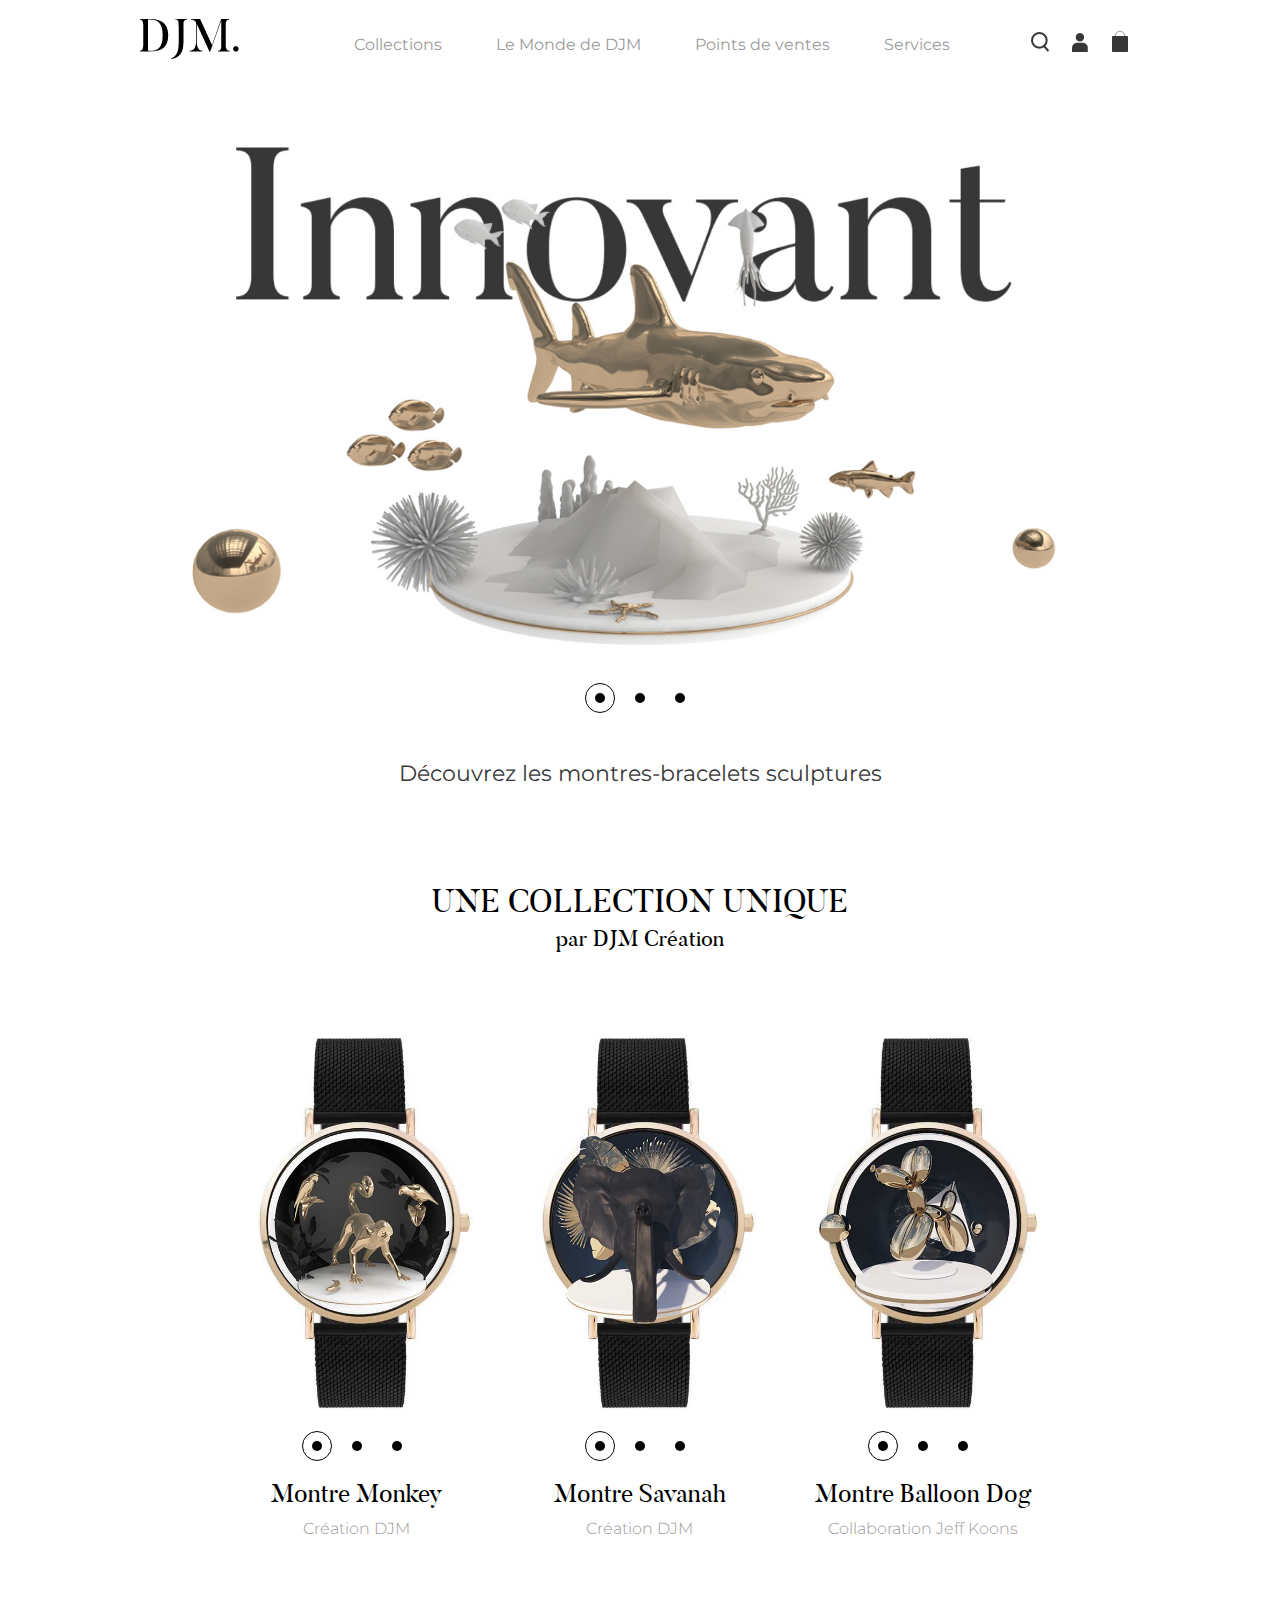
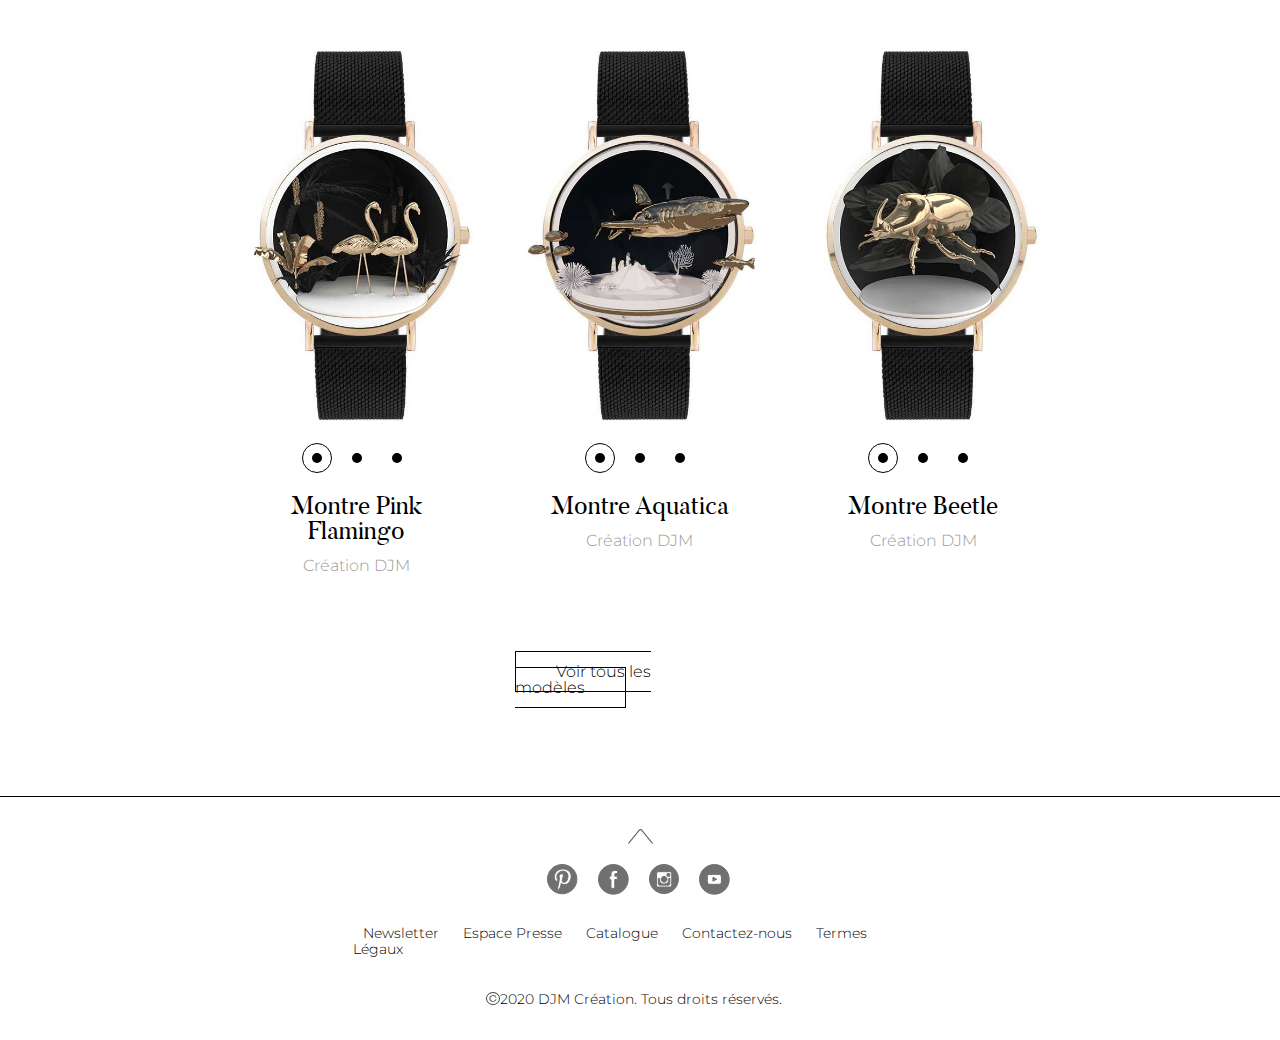
<file: djm/index.html>
<!DOCTYPE html>
<html lang="fr-FR">
  <head>
    <meta charset="UTF-8" />
    <title>DJM Création</title>
    <meta name="description" content="Une phrase d’environ 170 caractères" />
    <meta
      name="viewport"
      content="height=device-height, width=device-width, initial-scale=1.0, minimum-scale=1.0, maximum-scale=1.0, user-scalable=no"
    />
    <meta http-equiv="X-UA-Compatible" content="ie=edge" />
    <link rel="stylesheet" href="reset.css" />
    <link rel="stylesheet" href="./font2/stylesheet.css" />
    <link
      href="https://fonts.googleapis.com/css2?family=Montserrat:wght@300;400;500&display=swap"
      rel="stylesheet"
    />
    <link rel="shortcut icon" href="./img/favicon.jpg" type="image/x-icon" />
    <link rel="stylesheet" href="./style.css" />
    <!-- <link rel="shortcut icon" href="favicon.ico" type="image/x-icon" /> -->
    <script src="./carousel.js" defer></script>
    <script src="./carousel_montre.js" defer></script>
  </head>
  <body>
    <div class="loader"></div>
    <header>
      <nav>
        <div class="logo">
          <a href="index.html"
            ><img src="./img/logo.png" alt="logo typographique djm"
          /></a>
        </div>
        <input type="checkbox" class="trigger" />
        <div class="burger">
          <div></div>
          <div></div>
          <div></div>
        </div>
        <div class="menu_nav txt_menu">
          <a href="savanah.html">Collections</a>
          <a href="monde_djm.html">Le Monde de DJM</a>
          <a href="page_erreur.html">Points de ventes</a>
          <a href="page_erreur2.html">Services</a>
        </div>
        <div class="picto">
          <a class="loupe" href=""
            ><img src="./img/loupe.png" alt="picto loupe"
          /></a>
          <a class="connect" href=""
            ><img src="./img/connect.png" alt="picto connect"
          /></a>
          <a class="panier" href=""
            ><img src="./img/panier.jpg" alt="picto panier"
          /></a>
        </div>
      </nav>
      <div class="header">
        <div class="visible">
          <a href=""
            ><img src="./img/aquatica_innov.png" alt="sculpture aquatica"
          /></a>
        </div>
        <div>
          <a href=""
            ><img src="./img/monkey_exclu.png" alt="sculpture monkey"
          /></a>
        </div>
        <div>
          <a href=""
            ><img src="./img/pink_prec.png" alt="sculpture pinl Flamingo"
          /></a>
        </div>
      </div>
      <!-- </div> -->
      <div class="bullets">
        <div class="active-bullet"></div>
        <div></div>
        <div></div>
      </div>
    </header>
    <p id="collection" class="accroche">
      Découvrez les montres-bracelets sculptures
    </p>
    <main>
      <section class="section_1">
        <h1>Une collection unique</h1>
        <p class="sous_h1">par DJM Création</p>
        <div class="montre">
          <div class="montre_r1">
            <div class="bracelet_carousel bracelet_1">
              <div class="bracelet montre-monkey">
                <div class="visible_3 img_zoom">
                  <a href="">
                    <img
                      src="./img/montre_monkey.jpg"
                      alt="montre avec une sculpture d'un singe dans une mise en scène 3D"
                    />
                  </a>
                </div>
                <div>
                  <a href="">
                    <img
                      src="./img/montre_monkey_b.jpg"
                      alt="montre avec une sculpture d'un singe dans une mise en scène 3D"
                    />
                  </a>
                </div>
                <div>
                  <a href="">
                    <img
                      src="./img/montre_monkey_n.jpg"
                      alt="montre avec une sculpture d'un singe dans une mise en scène 3D"
                    />
                  </a>
                </div>
              </div>
              <div class="legende">
                <div class="billes">
                  <div class="active-bille"></div>
                  <div></div>
                  <div></div>
                </div>
                <a href="">
                  <h4>Montre Monkey</h4>
                  <p class="p_montre">Création DJM</p>
                </a>
              </div>
            </div>
            <div class="bracelet_carousel bracelet_2">
              <div class="bracelet montre-savanah">
                <div class="visible_3">
                  <a href="savanah.html">
                    <img
                      src="./img/montre_savanah.jpg"
                      alt="montre avec une sculpture d'un éléphant 3D"
                    />
                  </a>
                </div>
                <div>
                  <a href="">
                    <img
                      src="./img/montre_savanah_b.jpg"
                      alt="montre avec une sculpture d'un éléphant 3D"
                    />
                  </a>
                </div>
                <div>
                  <a href="">
                    <img
                      src="./img/montre_savanah_n.jpg"
                      alt="montre avec une sculpture d'un éléphant 3D"
                    />
                  </a>
                </div>
              </div>
              <div class="legende">
                <div class="billes">
                  <div class="active-bille"></div>
                  <div></div>
                  <div></div>
                </div>
                <a href="">
                  <h4>Montre Savanah</h4>
                  <p class="p_montre">Création DJM</p>
                </a>
              </div>
            </div>
            <div class="bracelet_carousel bracelet_3">
              <div class="bracelet montre-jf">
                <div class="visible_3">
                  <a href="">
                    <img
                      src="./img/montre_jf.jpg"
                      alt="montre avec la sculpture Dog Balloon de Jeff Koons 3D"
                    />
                  </a>
                </div>
                <div>
                  <a href="">
                    <img
                      src="./img/montre_jf_b.jpg"
                      alt="montre avec la sculpture Dog Balloon de Jeff Koons 3D"
                    />
                  </a>
                </div>
                <div>
                  <a href="">
                    <img
                      src="./img/montre_jf_n.jpg"
                      alt="montre avec la sculpture Dog Balloon de Jeff Koons 3D"
                    />
                  </a>
                </div>
              </div>
              <div class="legende">
                <div class="billes">
                  <div class="active-bille"></div>
                  <div></div>
                  <div></div>
                </div>
                <a href="">
                  <h4>Montre Balloon Dog</h4>
                  <p class="p_montre">Collaboration Jeff Koons</p>
                </a>
              </div>
            </div>
          </div>
          <div class="montre_r2">
            <div class="bracelet_carousel bracelet_4">
              <div class="bracelet montre-pink">
                <div class="visible_3">
                  <a href="">
                    <img
                      src="./img/montre_pink.jpg"
                      alt="montre avec 2 sculpture de flamants roses dans une mise en scène 3D"
                    />
                  </a>
                </div>
                <div>
                  <a href="">
                    <img
                      src="./img/montre_pink_b.jpg"
                      alt="montre avec 2 sculpture de flamants roses dans une mise en scène 3D"
                    />
                  </a>
                </div>
                <div>
                  <a href="">
                    <img
                      src="./img/montre_pink_n.jpg"
                      alt="montre avec 2 sculpture de flamants roses dans une mise en scène 3D"
                    />
                  </a>
                </div>
              </div>
              <div class="legende">
                <div class="billes">
                  <div class="active-bille"></div>
                  <div></div>
                  <div></div>
                </div>
                <a href="">
                  <h4>Montre Pink Flamingo</h4>
                  <p class="p_montre">Création DJM</p>
                </a>
              </div>
            </div>
            <div class="bracelet_carousel bracelet_5">
              <div class="bracelet montre-aquatica">
                <div class="visible_3">
                  <a href="">
                    <img
                      src="./img/montre_aquatica.jpg"
                      alt="montre avec diverses sculptures d'animaux aquatique dans une mise en scène 3D"
                    />
                  </a>
                </div>
                <div>
                  <a href="">
                    <img
                      src="./img/montre_aquatica_b.jpg"
                      alt="montre avec diverses sculptures d'animaux aquatique dans une mise en scène 3D"
                    />
                  </a>
                </div>
                <div>
                  <a href="">
                    <img
                      src="./img/montre_aquatica_n.jpg"
                      alt="montre avec diverses sculptures d'animaux aquatique dans une mise en scène 3D"
                    />
                  </a>
                </div>
              </div>
              <div class="legende">
                <div class="billes">
                  <div class="active-bille"></div>
                  <div></div>
                  <div></div>
                </div>
                <a href="">
                  <h4>Montre Aquatica</h4>
                  <p class="p_montre">Création DJM</p>
                </a>
              </div>
            </div>
            <div class="bracelet_carousel bracelet_6">
              <div class="bracelet montre-beetle">
                <div class="visible_3">
                  <a href="">
                    <img
                      src="./img/montre_beetle.jpg"
                      alt="montre avec une sculpture d'un scarabé dans une mise en scène 3D"
                    />
                  </a>
                </div>
                <div>
                  <a href="">
                    <img
                      src="./img/montre_beetle_b.jpg"
                      alt="montre avec une sculpture d'un scarabé dans une mise en scène 3D"
                    />
                  </a>
                </div>
                <div>
                  <a href="">
                    <img
                      src="./img/montre_beetle_n.jpg"
                      alt="montre avec une sculpture d'un scarabé dans une mise en scène 3D"
                    />
                  </a>
                </div>
              </div>
              <div class="legende">
                <div class="billes">
                  <div class="active-bille"></div>
                  <div></div>
                  <div></div>
                </div>
                <a href="">
                  <h4>Montre Beetle</h4>
                  <p class="p_montre">Création DJM</p>
                </a>
              </div>
            </div>
          </div>
        </div>
        <div class="cta_hp">
          <a class="btn" href="#collection">Voir tous les modèles</a>
          <!-- <button class="btn">
            <a href="#collection">Voir tous les modèles</a>
          </button> -->
        </div>
      </section>
      <!-- <div class="fleche">
        <a  href=""><img src="./img/fleche.svg" alt=""></a>
      </div> -->
      <footer>
        <div class="section_footer">
          <div class="fleche">
            <a href=""><img src="./img/fleche2.svg" alt="fleche" /></a>
          </div>
          <div class="reseau">
            <!-- <p>
              Suivez-nous sur :
            </p> -->
            <a href=""
              ><img src="./img/res_pinterest.jpg" alt="logo pinterest"
            /></a>
            <a href=""
              ><img src="./img/res_facebook.jpg" alt="logo facebook"
            /></a>
            <a href=""
              ><img src="./img/res_insta.jpg" alt="logo instagram"
            /></a>
            <a href=""
              ><img src="./img/res_youtube.jpg" alt="logo youtube"
            /></a>
          </div>
          <div class="menu_footer">
            <a href="">Newsletter</a>
            <a href="">Espace Presse</a>
            <!-- <a href="">Extranet</a> -->
            <a href="">Catalogue</a>
            <a href="">Contactez-nous</a>
            <a href="">Termes Légaux</a>
          </div>
          <div class="copy">
            <div><img src="./img/copy.svg" alt="logo copyright" /></div>
            <p>2020 DJM Création. Tous droits réservés.</p>
          </div>
        </div>
      </footer>
    </main>
    <script type="text/javascript" src="./vendor/jquery-latest.js"></script>
    <script type="text/javascript">
      $(window).load(function () {
        $(".loader").fadeOut("1000");
      });
    </script>
  </body>
</html>
</file>
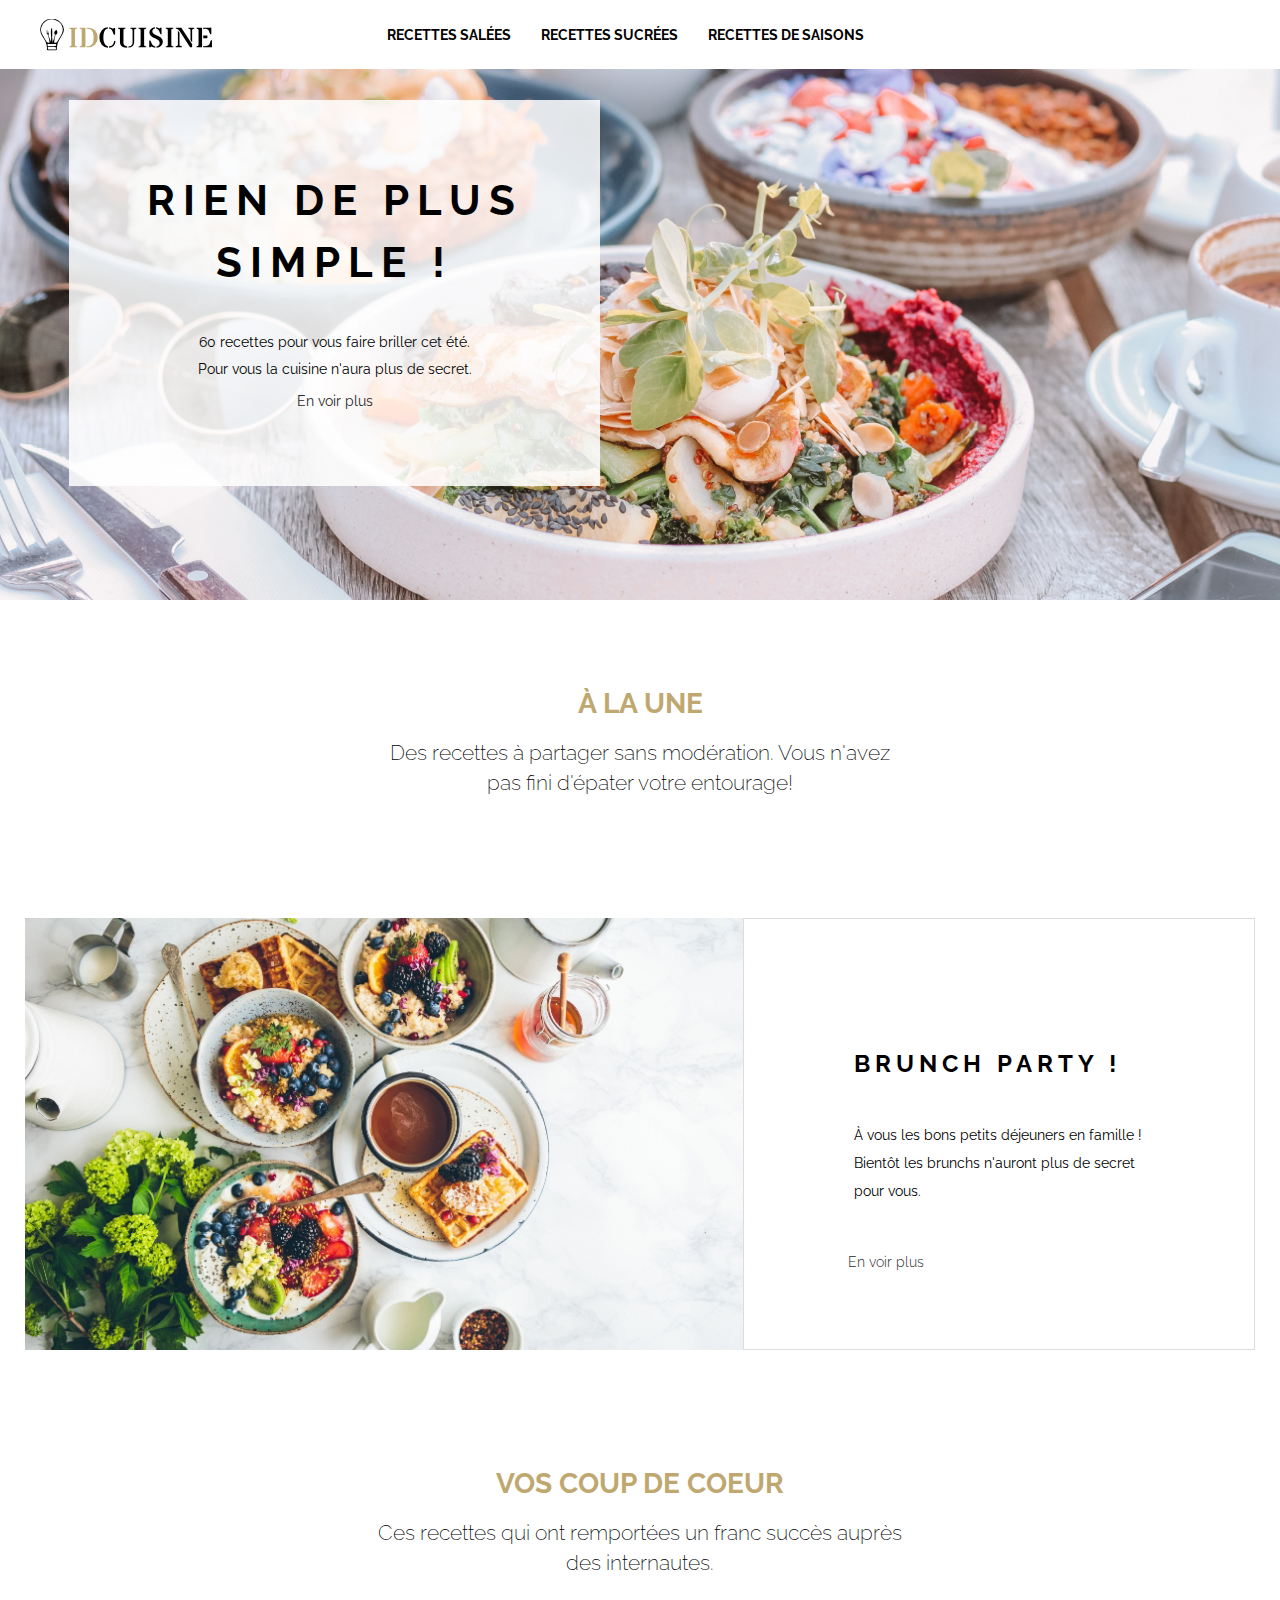
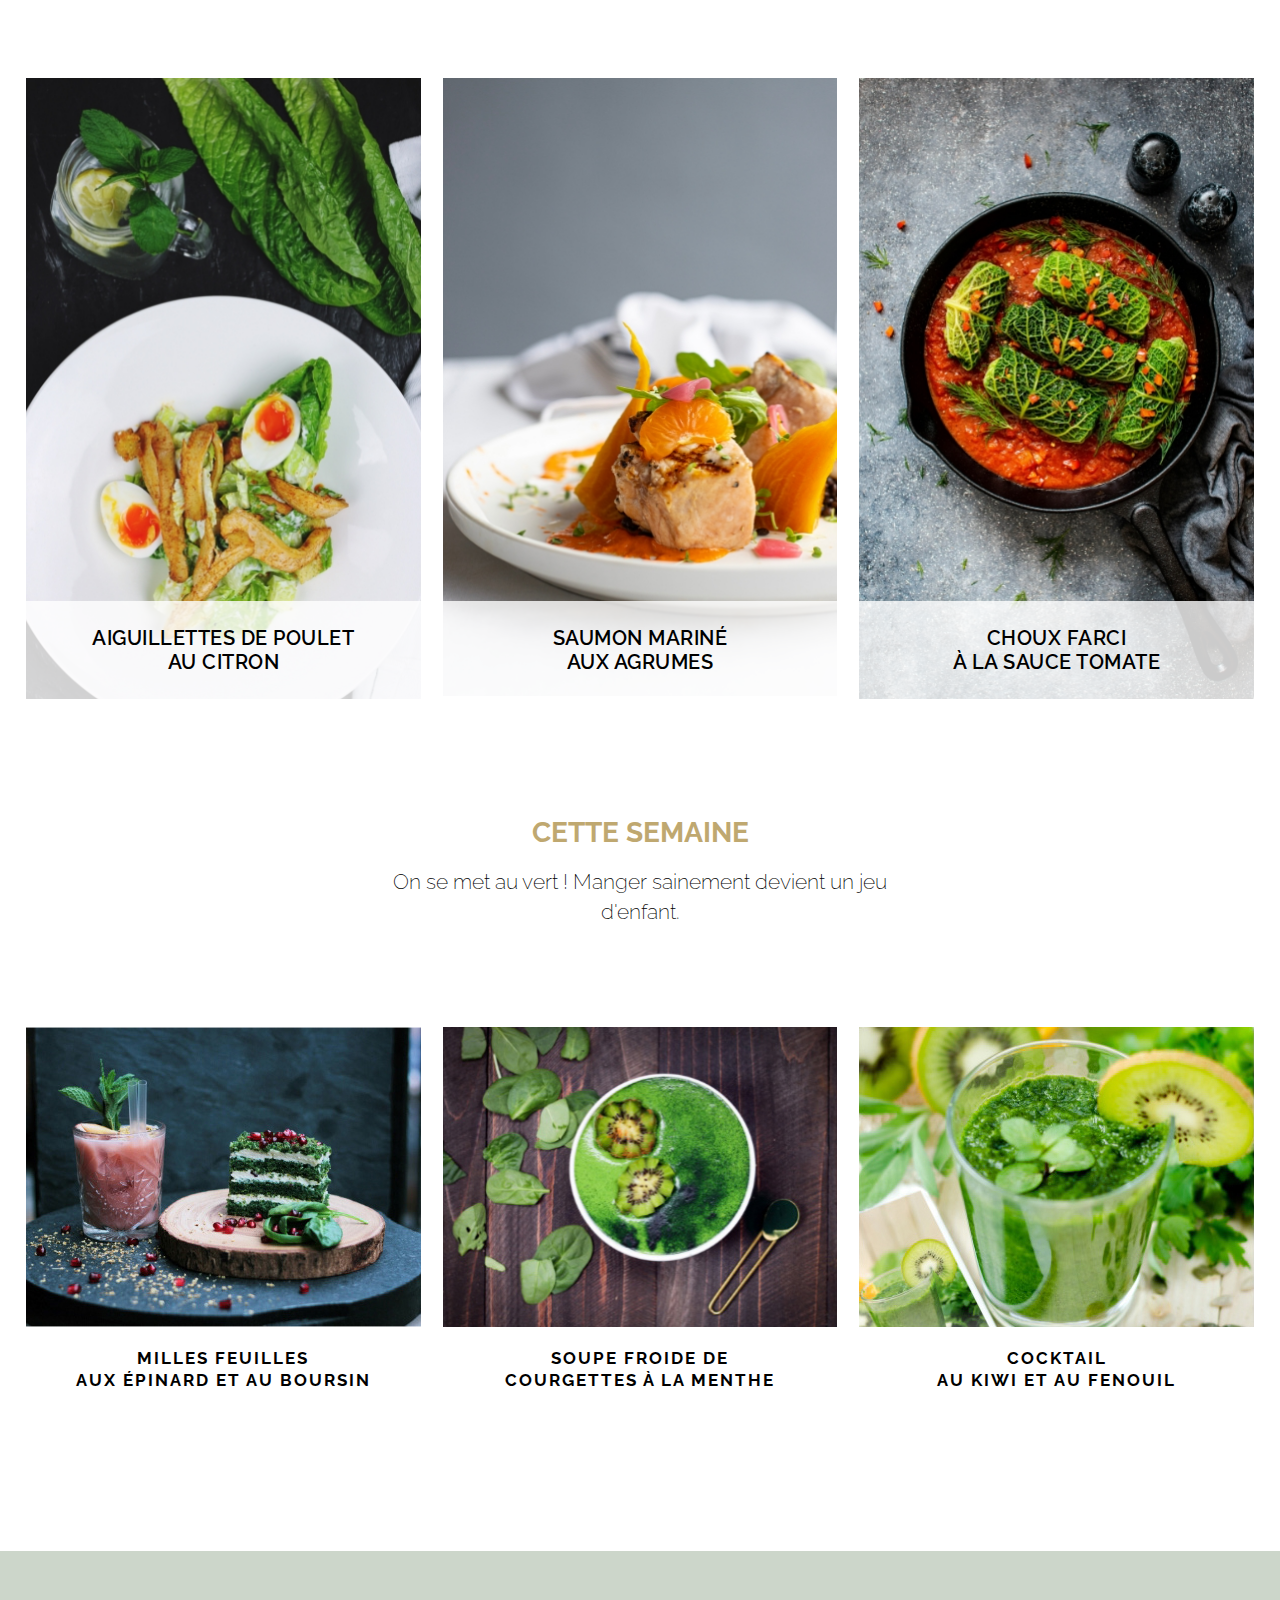
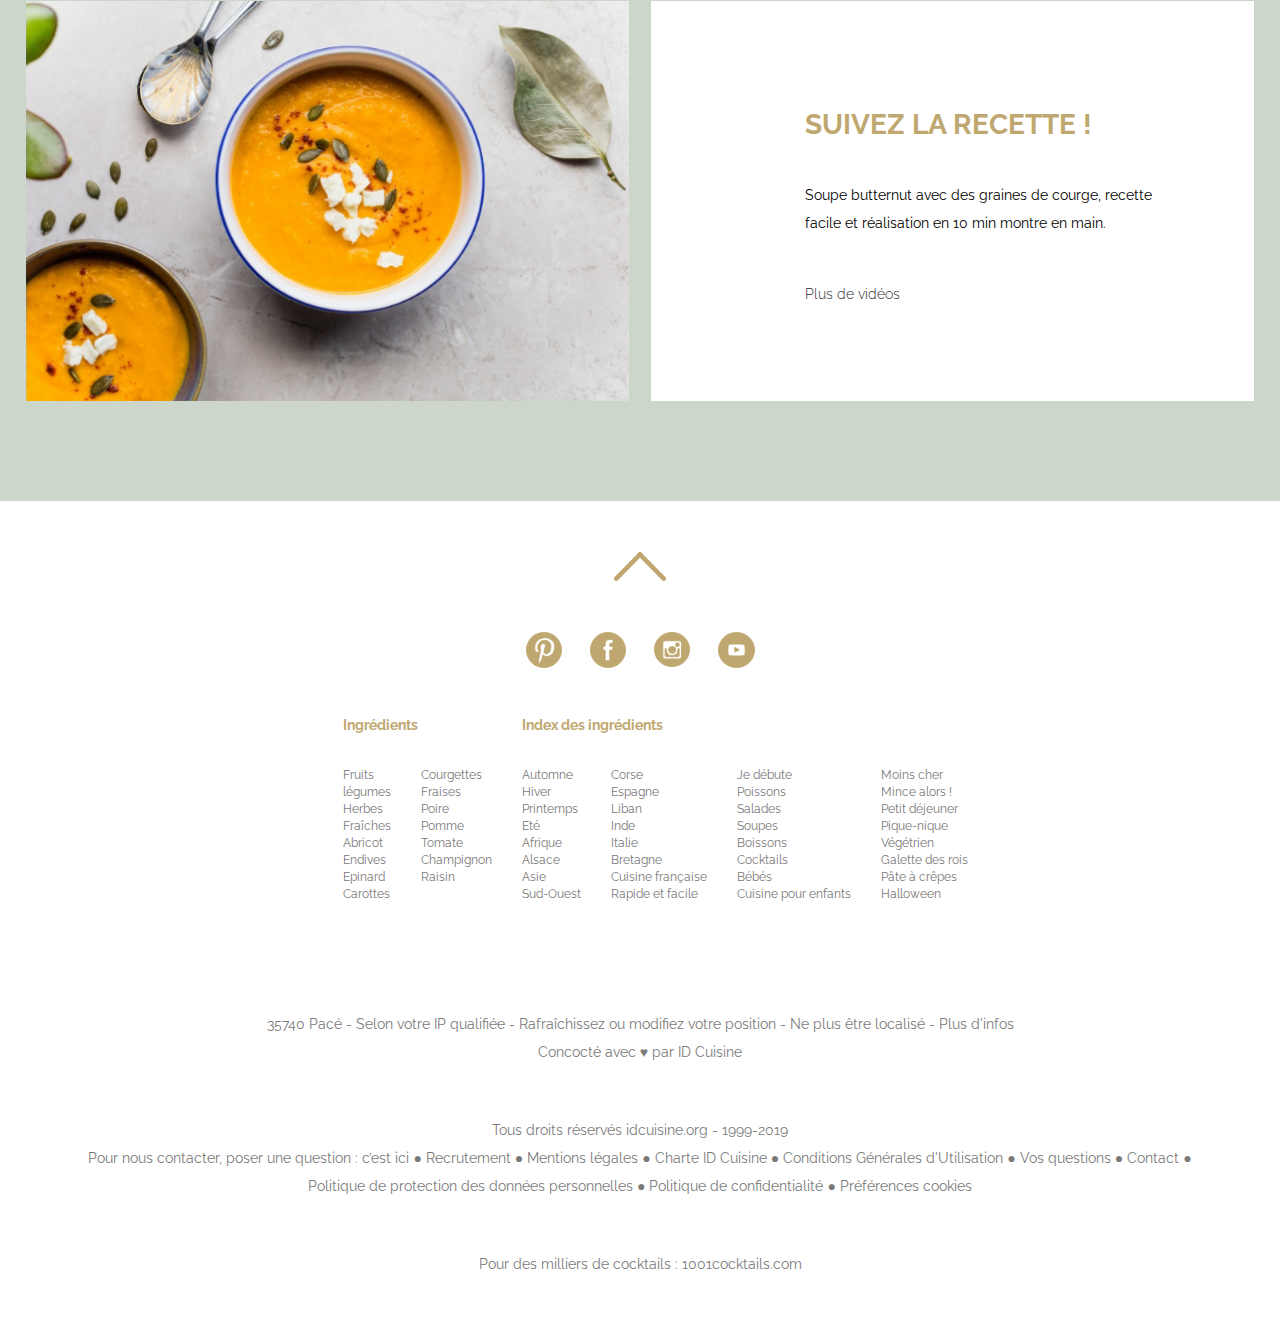
<file: recettes/index.html>
<!DOCTYPE html>
<html lang="fr-FR">
<head>
    <meta charset="UTF-8">
    <title>ID CUISINE</title>
    <meta name="description" content="Mon premier site de cuisine vous donnera une recette de soupe Thai au poulet et au légumes croquant.">
    <meta name="viewport" content="height=device-height, width=device-width, initial-scale=1.0, minimum-scale=1.0, maximum-scale=1.0, user-scalable=no">
    <meta http-equiv="X-UA-Compatible" content="ie=edge">
    <link rel="shortcut icon" type="image/svg" href="./img/favicon_id_cuisine.svg"/>
    <link rel="stylesheet" href="style.css">
    <link href="https://fonts.googleapis.com/css?family=Raleway:200,300,400,500,600,700&display=swap" rel="stylesheet">
</head>
<body>
    <!-- header+main+footer -->
<header>
    <input type="checkbox" class="trigger">
    <div class="burger">
        <div></div>
        <div></div>
        <div></div>
    </div>
    <div class="topbar">
        <a href="" class="logo_cuisine"><img src="img/logo_id_cuisine.svg" alt="un dessin d'une ampoule avec au centre un couteau, une fourchette et une cuillère dessiné"></a>
        <nav class="menu_nav">
            <div class="nav_pc">
                <a href="recette-soupe-thai.html">RECETTES SALÉES</a>
                <a href="#">RECETTES SUCRÉES</a>
                <a href="#">RECETTES DE SAISONS</a>
            </div>
            <div class="nav_border"></div>
            <div class="nav_tab">
                <a href=""><span>FRANÇAIS</span> - ENGLISH</a>
                <a href="recette-soupe-thai.html">RECETTES SALÉES</a>
                <a href="">RECETTES SUCRÉES</a>
                <a href="">RECETTES DE SAISONS</a>
                <a href="">COMPTE</a>
                <a href="">PANIER</a>
            </div>
        </nav>
    </div>
    
    <div class="encadre_principal">
        <div class="img_header"></div>
        <img class="essai" src="./img/Header_tablette.jpg" 
        alt="Image zoomé d'une assiette sur une table de mobilier extérieur, au soleil. Cette assiette est bien garnie avec diverses saveurs d'été en salade"
        srcset="
        ./img/Header_mobile.jpg 778w,
        ./img/Header_tablette.jpg 1024w,
        ./img/Header_image_entete_de_page_2.jpg 1080w"
        sizes="100vw">
        <div class="carre_blanc_header">
            <h1>RIEN DE PLUS<br>SIMPLE !</h1>
            <p .class='cet_ete'>60 recettes pour vous faire briller cet été.<br>
            Pour vous la cuisine n'aura plus de secret.</p>
            <p class="en_savoir_plus">
                <a href="">En voir plus</a>
            </p>
        </div>
    </div>
</header>
<main>
    <section class="Section_1">
        <h2>À LA UNE</h2>
        <p class="sous_titre">Des recettes à partager sans modération. Vous n'avez pas fini d'épater votre entourage!</p>
        <div>
            <div class="brunch_img">
                <img src="./img/section1_img1_BrunchGauffreFruit_2.jpg" alt="On y voit un brunch sur une table en marbre claire, avec de la jolie vaisselle en porcelaine. IL y a des gauffres, du miel, et divers condiments en fruités.">
            </div>
            <div class="brunch">
                <h3>BRUNCH PARTY !</h3>
                <p>À vous les bons petits déjeuners en famille  !  
                    Bientôt les brunchs n'auront plus de secret pour vous. </p>
                <a href="">En voir plus</a>
            </div>
        </div>
    </section>
    <section class="Section_2">
        <h2>VOS COUP DE COEUR</h2>
        <p class="sous_titre">Ces recettes qui ont remportées un franc succès auprès des internautes.</p>
        <div>
            <figure>
                <a href="">
                    <img src="img/section2_img1_AiguillettesDePouletCitron.jpg" alt="">
                    <figcaption>AIGUILLETTES DE POULET <br>AU CITRON</figcaption>
                </a>
            </figure>
            <figure>
                <a href="">
                    <img src="img/section2_img2_SaumonMarineAuxAgrumes.jpg" alt="">
                    <figcaption>SAUMON MARINÉ <br>AUX AGRUMES</figcaption>
                </a>
            </figure>
            <figure>
                <a href="">
                    <img src="img/section2_img3_ChouxFarciAlaSauceTomate.jpg" alt="">
                    <figcaption>CHOUX FARCI <br> À LA SAUCE TOMATE</figcaption>
                </a>
            </figure>
        </div>
    </section>
    <section class="Section_3">
        <h2>CETTE SEMAINE</h2>
        <p class="sous_titre">On se met au vert ! Manger sainement devient un jeu d'enfant.</p>
        <div class="cette_semaine">
            <figure>
                <a href="">
                    <img src="img/section3_img1_millesFeuillesAuxEpinardEtAuBoursin_3.jpg" alt="">
                    <figcaption>MILLES FEUILLES <br> AUX ÉPINARD ET AU BOURSIN</figcaption>
                </a>
            </figure>
            <figure>
                <a href="">
                    <img src="img/section3_img2_SoupeFroideDeCourgettesAlaMenthe_3.jpg" alt="">
                    <figcaption>SOUPE FROIDE DE <br> COURGETTES À LA MENTHE</figcaption>
                </a>
            </figure>
            <figure>
                <a href="">
                    <img src="img/section3_img3_cocktailAuKiwiEtAuFenouil_2.jpg" alt="">
                    <figcaption>COCKTAIL <br> AU KIWI ET AU FENOUIL</figcaption>
                </a>
            </figure>
        </div>
    </section>
    <section class="Section_4">
        <div>
            <img src="img/section4_img1_SoupeButternutAuxGrainesCourges_2.jpg" alt="">
            <div>
                <h2>SUIVEZ LA RECETTE !</h2>
                <p>Soupe butternut avec des graines de courge, recette facile et réalisation en 10 min montre en main.</p>
                <a href="">Plus de vidéos</a>
            </div>
        </div>

    </section>
</main>
<footer>
    <div class="footer">
        <div class="fleche">
            <a href=""><img src="./img/fleche_dore.svg" alt=""></a>
        </div>
        <div class="reseau">
            <!-- <a href=""><img src="img/logo_reseau_dore.svg" alt=""></a> -->
            <div class="pinterest">
                <a href=""><img src="./img/logo_pinterest.svg" alt=""></a>
            </div>
            <div class="facebook">
                <a href=""><img src="./img/logo_facebook.svg" alt=""></a>
            </div>
            <div class="instagram">
                <a href=""><img src="./img/logo_instagram.svg" alt=""></a>
            </div>
            <div class="youtube">
                <a href=""><img src="./img/logo_youtube.svg" alt=""></a>
            </div>
        </div>
        <div class="section_ingredients">
            <div class="menu_footer">
                <h6>Ingrédients</h6>
                <div class="ingredient">
                    <ul>
                        <a href="#"><li>Fruits</li></a>
                        <a href="#"><li>légumes</li></a>
                        <a href="#"><li>Herbes</li></a>
                        <a href="#"><li>Fraîches</li></a>
                        <a href="#"><li>Abricot</li></a>
                        <a href="#"><li>Endives</li></a>
                        <a href="#"><li>Epinard</li></a>
                        <a href="#"><li>Carottes</li></a>
                    </ul>
                    <ul>
                        <a href="#"><li>Courgettes</li></a>
                        <a href="#"><li>Fraises</li></a>
                        <a href="#"><li>Poire</li></a>
                        <a href="#"><li>Pomme</li></a>
                        <a href="#"><li>Tomate</li></a>
                        <a href="#"><li>Champignon</li></a>
                        <a href="#"><li>Raisin</li></a>
                    </ul>
                </div> 
            </div>
            <div class="menu_footer_2">
                <h6>Index des ingrédients</h6>
                <div class="index">
                    <ul>
                        <a href="#"><li>Automne</li></a>
                        <a href="#"><li>Hiver</li></a>
                        <a href="#"><li>Printemps</li></a>
                        <a href="#"><li>Eté</li></a>
                        <a href="#"><li>Afrique</li></a>
                        <a href="#"><li>Alsace</li></a>
                        <a href="#"><li>Asie</li></a>
                        <a href="#"><li>Sud-Ouest</li></a>
                    </ul>
                    <ul>
                        <a href="#"><li>Corse</li></a>
                        <a href="#"><li>Espagne</li></a>
                        <a href="#"><li>Liban</li></a>
                        <a href="#"><li>Inde</li></a>
                        <a href="#"><li>Italie</li></a>
                        <a href="#"><li>Bretagne</li></a>
                        <a href="#"><li>Cuisine française</li></a>
                        <a href="#"><li>Rapide et facile</li></a>
                    </ul>
                    <ul>
                        <a href="#"><li>Je débute</li></a>
                        <a href="#"><li>Poissons</li></a>
                        <a href="#"><li>Salades</li></a>
                        <a href="#"><li>Soupes</li></a>
                        <a href="#"><li>Boissons</li></a>
                        <a href="#"><li>Cocktails</li></a>
                        <a href="#"><li>Bébés</li></a>
                        <a href="#"><li>Cuisine pour enfants</li></a>
                    </ul>
                    <ul>
                        <a href="#"><li>Moins cher</li></a>
                        <a href="#"><li>Mince alors !</li></a>
                        <a href="#"><li>Petit déjeuner</li></a>
                        <a href="#"><li>Pique-nique</li></a>
                        <a href="#"><li>Végétrien</li></a>
                        <a href="#"><li>Galette des rois</li></a>
                        <a href="#"><li>Pâte à crêpes</li></a>
                        <a href="#"><li>Halloween</li></a>
                    </ul>
                </div>
            </div>
        </div>

        </div>
        <!-- <h4 class="titre_lettres">Index des ingrédients</h4>
        <div class="lettres">
            <img src="img/lettres.svg" alt="">
        </div> -->
        <div class="p1">
            <a href="">
                <p>35740 Pacé - Selon votre IP qualifiée - Rafraîchissez ou modifiez votre position - Ne plus être localisé - Plus d'infos 
                    Concocté avec ♥ par ID Cuisine</p>
            </a>
            <a href=""><p>Tous droits réservés idcuisine.org - 1999-2019</p></a>
        </div>
        <div class="p2">
            <a href="#">
                <p class="contact">Pour nous contacter, poser une question : c’est ici ● Recrutement ● Mentions légales ● Charte ID Cuisine ● Conditions Générales d'Utilisation ● Vos questions ● Contact ●
                    Politique de protection des données personnelles ● Politique de confidentialité ● Préférences cookies</p>
            </a>
            <a href=""><p>Pour des milliers de cocktails : 1001cocktails.com</p></a>
        </div>
    
    </div>
</footer>    
</body>
</html>
</file>
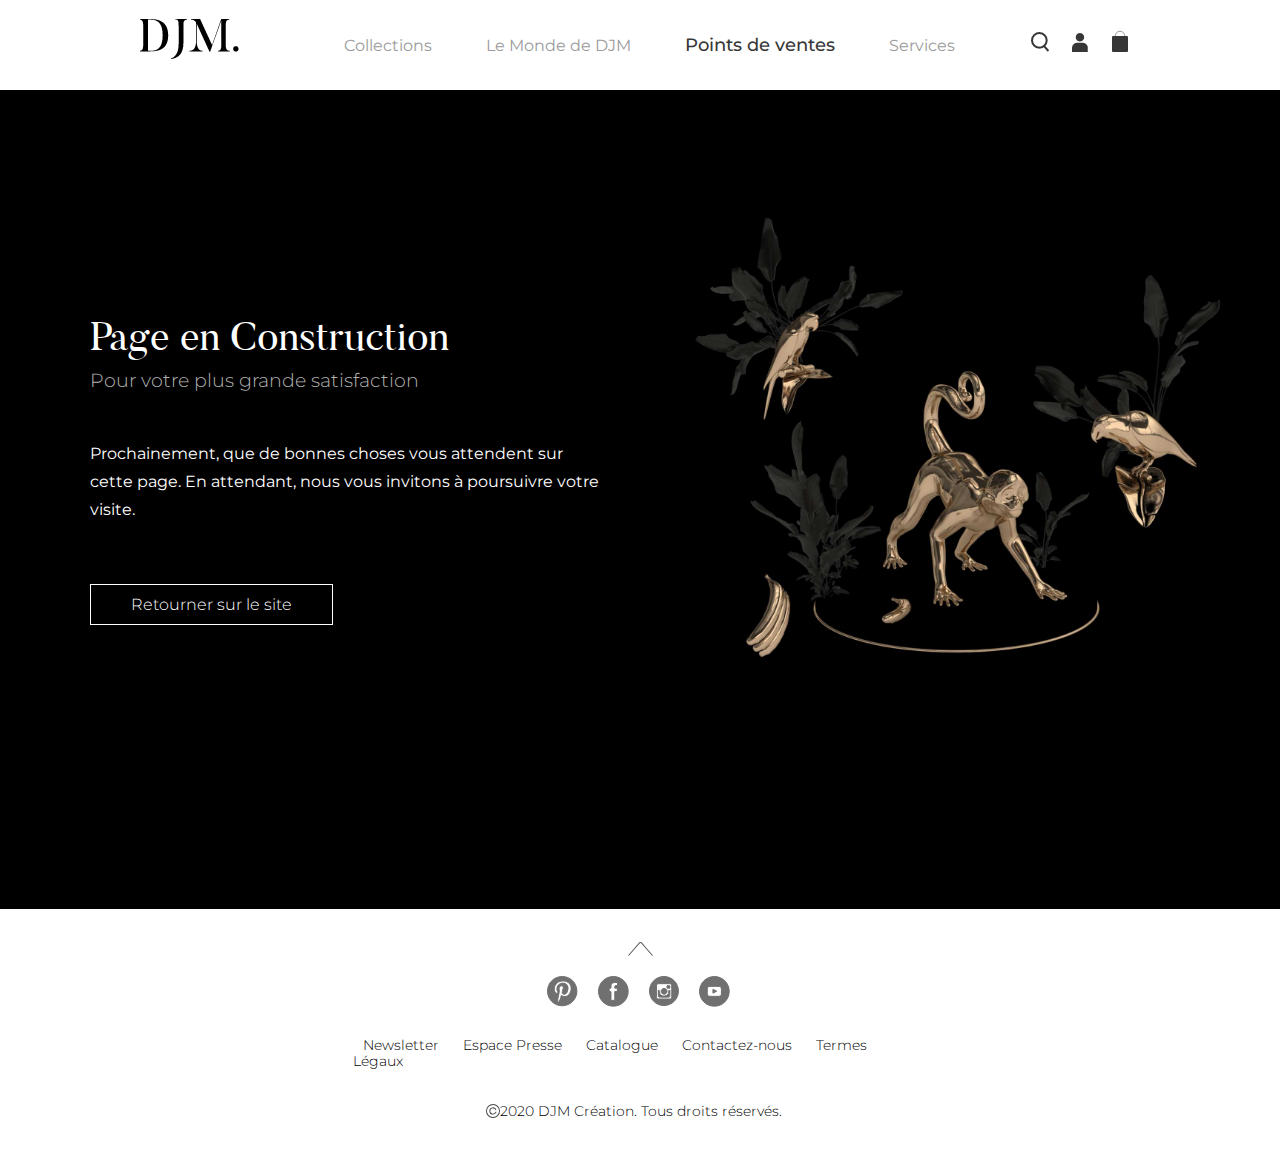
<file: djm/page_erreur.html>
<!DOCTYPE html>
<html lang="fr-FR">
  <head>
    <meta charset="UTF-8" />
    <title>Erreur</title>
    <meta name="description" content="Une phrase d’environ 170 caractères" />
    <meta
      name="viewport"
      content="height=device-height, width=device-width, initial-scale=1.0, minimum-scale=1.0, maximum-scale=1.0, user-scalable=no"
    />
    <meta http-equiv="X-UA-Compatible" content="ie=edge" />
    <link rel="stylesheet" href="reset.css" />
    <link rel="stylesheet" href="./font2/stylesheet.css" />
    <link
      href="https://fonts.googleapis.com/css2?family=Montserrat:wght@300;400;500&display=swap"
      rel="stylesheet"
    />
    <link rel="shortcut icon" href="./img/favicon.jpg" type="image/x-icon" />
    <link rel="stylesheet" href="./style.css" />
  </head>
  <body>
    <!-- <div class="loader"></div> -->
    <header>
      <nav>
        <div class="logo">
          <a href="index.html"><img src="./img/logo.png" alt="logo typographique djm" /></a>
        </div>
        <input type="checkbox" class="trigger" />
          <div class="burger">
            <div></div>
            <div></div>
            <div></div>
          </div>
        </div>
        <div class="menu_nav">
          <a href="savanah.html">Collections</a>
          <a href="monde_djm.html">Le Monde de DJM</a>
          <a class="titre_page" href="page_erreur.html">Points de ventes</a>
          <a href="page_erreur2.html">Services</a>
        </div>
        <div class="picto">
          <a class="loupe" href=""><img src="./img/loupe.png" alt="picto loupe" /></a>
          <a class="connect" href=""><img src="./img/connect.png" alt="picto connect" /></a>
          <a class="panier" href=""><img src="./img/panier.jpg" alt="picto panier" /></a>
      </nav>
    </header>
    <main>
      <section class="section_b">
        <div class="scarabe animal">
          <div class="bloc_txt animal_txt">
            <h2>Page en Construction</h2>
            <h3>Pour votre plus grande satisfaction</h3>
            <p class="text_histoire txt_scarabe">
              Prochainement, que de bonnes choses vous attendent sur cette page.
              En attendant, nous vous invitons à poursuivre votre visite.
            </p>
            <a href="index.html">
              <!-- <div class="cta_erreur">
                        <p class="retour">Retourner sur le site</p>
                      </div> -->
              <div class="cta_erreur">
                <button class="btn_4" href="">Retourner sur le site</button>
              </div>
            </a>
          </div>
          <div class="monkey animal_img">
            <img
              src="./img/monkey_nr2.jpg"
              alt="sculpture d'un singe en lévitation"
            />
          </div>
        </div>
      </section>
    </main>
    <footer>
      <div class="section_footer">
        <div class="fleche">
          <a href=""><img src="./img/fleche2.svg" alt="fleche" /></a>
        </div>
        <div class="reseau">
          <!-- <p>
              Suivez-nous sur :
            </p> -->
          <a href=""><img src="./img/res_pinterest.jpg" alt="logo pinterest" /></a>
          <a href=""><img src="./img/res_facebook.jpg" alt="logo facebook" /></a>
          <a href=""><img src="./img/res_insta.jpg" alt="logo instagram" /></a>
          <a href=""><img src="./img/res_youtube.jpg" alt="logo youtube" /></a>
        </div>
        <div class="menu_footer">
          <a href="">Newsletter</a>
          <a href="">Espace Presse</a>
          <!-- <a href="">Extranet</a> -->
          <a href="">Catalogue</a>
          <a href="">Contactez-nous</a>
          <a href="">Termes Légaux</a>
        </div>
        <div class="copy">
          <div><img src="./img/copy.svg" alt="picto copyright" /></div>
          <p>2020 DJM Création. Tous droits réservés.</p>
        </div>
      </div>
    </footer>
  </body>
</html>
</file>
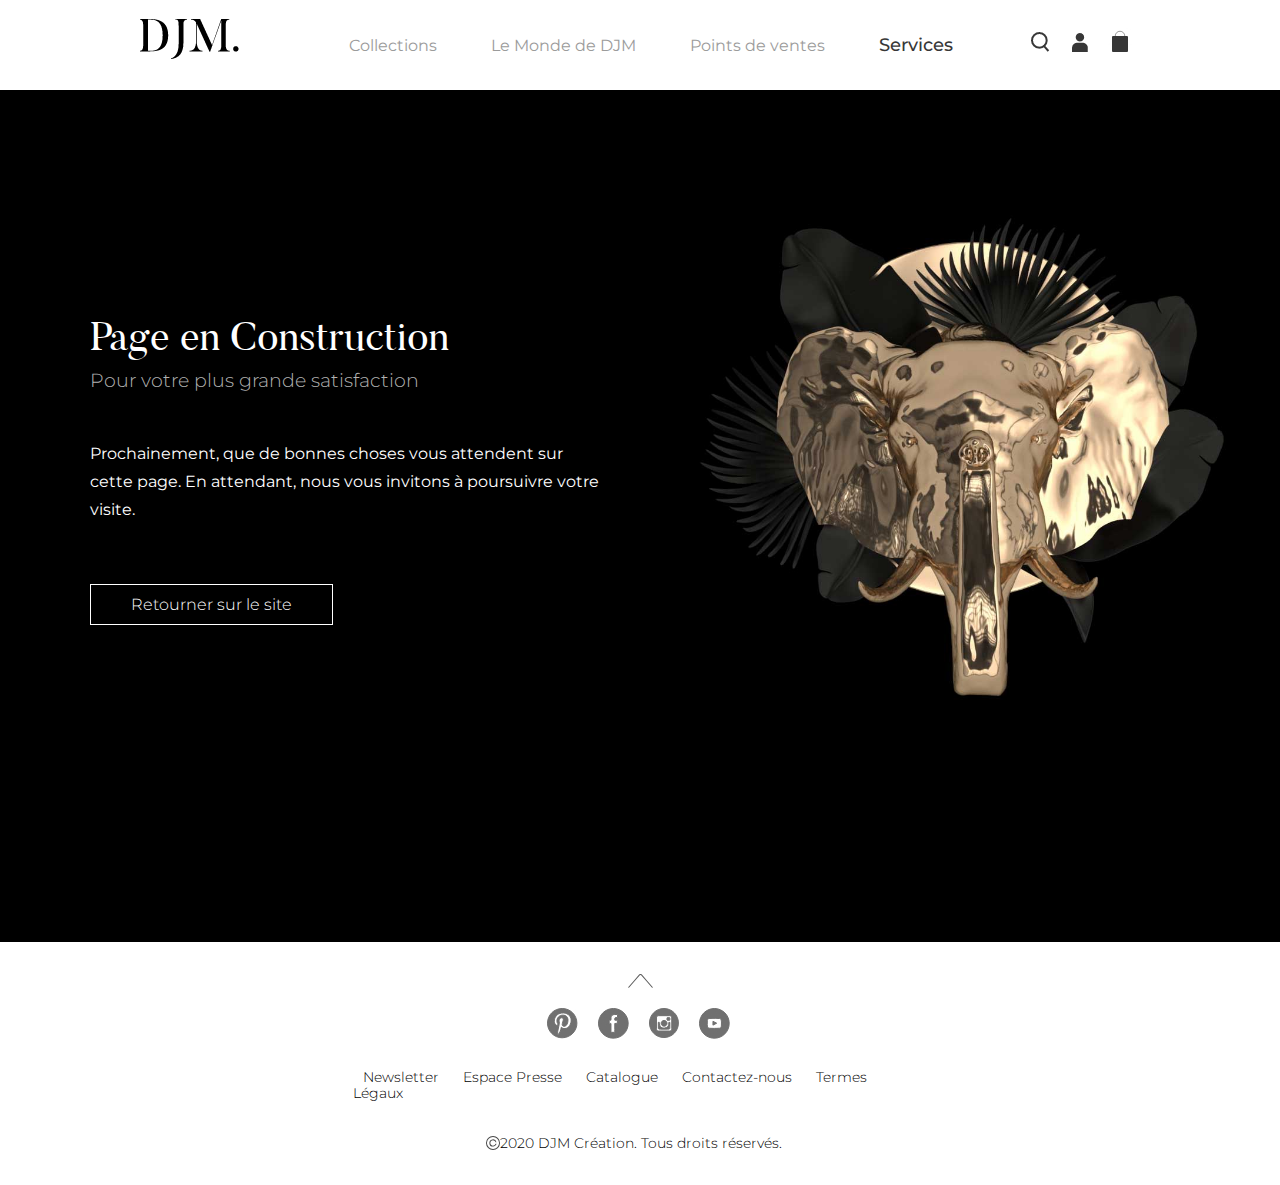
<file: djm/page_erreur2.html>
<!DOCTYPE html>
<html lang="fr-FR">
  <head>
    <meta charset="UTF-8" />
    <title>Erreur</title>
    <meta name="description" content="Une phrase d’environ 170 caractères" />
    <meta
      name="viewport"
      content="height=device-height, width=device-width, initial-scale=1.0, minimum-scale=1.0, maximum-scale=1.0, user-scalable=no"
    />
    <meta http-equiv="X-UA-Compatible" content="ie=edge" />
    <link rel="stylesheet" href="reset.css" />
    <link rel="stylesheet" href="./font2/stylesheet.css" />
    <link
      href="https://fonts.googleapis.com/css2?family=Montserrat:wght@300;400;500&display=swap"
      rel="stylesheet"
    />
    <link rel="shortcut icon" href="./img/favicon.jpg" type="image/x-icon" />
    <link rel="stylesheet" href="./style.css" />
  </head>
  <body>
    <!-- <div class="loader"></div> -->
    <header>
      <nav>
        <div class="logo">
          <a href="index.html"><img src="./img/logo.png" alt="logo typographique djm" /></a>
        </div>
        <input type="checkbox" class="trigger" />
          <div class="burger">
            <div></div>
            <div></div>
            <div></div>
          </div>
        </div>
        <div class="menu_nav">
          <a href="savanah.html">Collections</a>
          <a href="monde_djm.html">Le Monde de DJM</a>
          <a href="page_erreur.html">Points de ventes</a>
          <a class="titre_page" href="page_erreur2.html">Services</a>
        </div>
        <div class="picto">
          <a class="loupe" href=""><img src="./img/loupe.png" alt="picto loupe" /></a>
          <a class="connect" href=""><img src="./img/connect.png" alt="picto connect" /></a>
          <a class="panier" href=""><img src="./img/panier.jpg" alt="picto panier" /></a>
      </nav>
    </header>
    <main>
      <section class="section_b">
        <div class="scarabe animal">
          <div class="bloc_txt animal_txt">
            <h2>Page en Construction</h2>
            <h3>Pour votre plus grande satisfaction</h3>
            <p class="text_histoire txt_scarabe">
              Prochainement, que de bonnes choses vous attendent sur cette page.
              En attendant, nous vous invitons à poursuivre votre visite.
            </p>
            <a href="index.html">
              <!-- <div class="cta_erreur">
                        <p class="retour">Retourner sur le site</p>
                      </div> -->
              <div class="cta_erreur">
                <button class="btn_4" href="">Retourner sur le site</button>
              </div>
            </a>
          </div>
          <div class="monkey animal_img">
            <img
              src="./img/savana_nr2.jpg"
              alt="sculpture d'un singe en lévitation"
            />
          </div>
        </div>
      </section>
    </main>
    <footer>
      <div class="section_footer">
        <div class="fleche">
          <a href=""><img src="./img/fleche2.svg" alt="fleche" /></a>
        </div>
        <div class="reseau">
          <!-- <p>
              Suivez-nous sur :
            </p> -->
          <a href=""><img src="./img/res_pinterest.jpg" alt="logo pinterest" /></a>
          <a href=""><img src="./img/res_facebook.jpg" alt="logo facebook" /></a>
          <a href=""><img src="./img/res_insta.jpg" alt="logo instagram" /></a>
          <a href=""><img src="./img/res_youtube.jpg" alt="logo youtube" /></a>
        </div>
        <div class="menu_footer">
          <a href="">Newsletter</a>
          <a href="">Espace Presse</a>
          <!-- <a href="">Extranet</a> -->
          <a href="">Catalogue</a>
          <a href="">Contactez-nous</a>
          <a href="">Termes Légaux</a>
        </div>
        <div class="copy">
          <div><img src="./img/copy.svg" alt="picto copyright" /></div>
          <p>2020 DJM Création. Tous droits réservés.</p>
        </div>
      </div>
    </footer>
  </body>
</html>
</file>
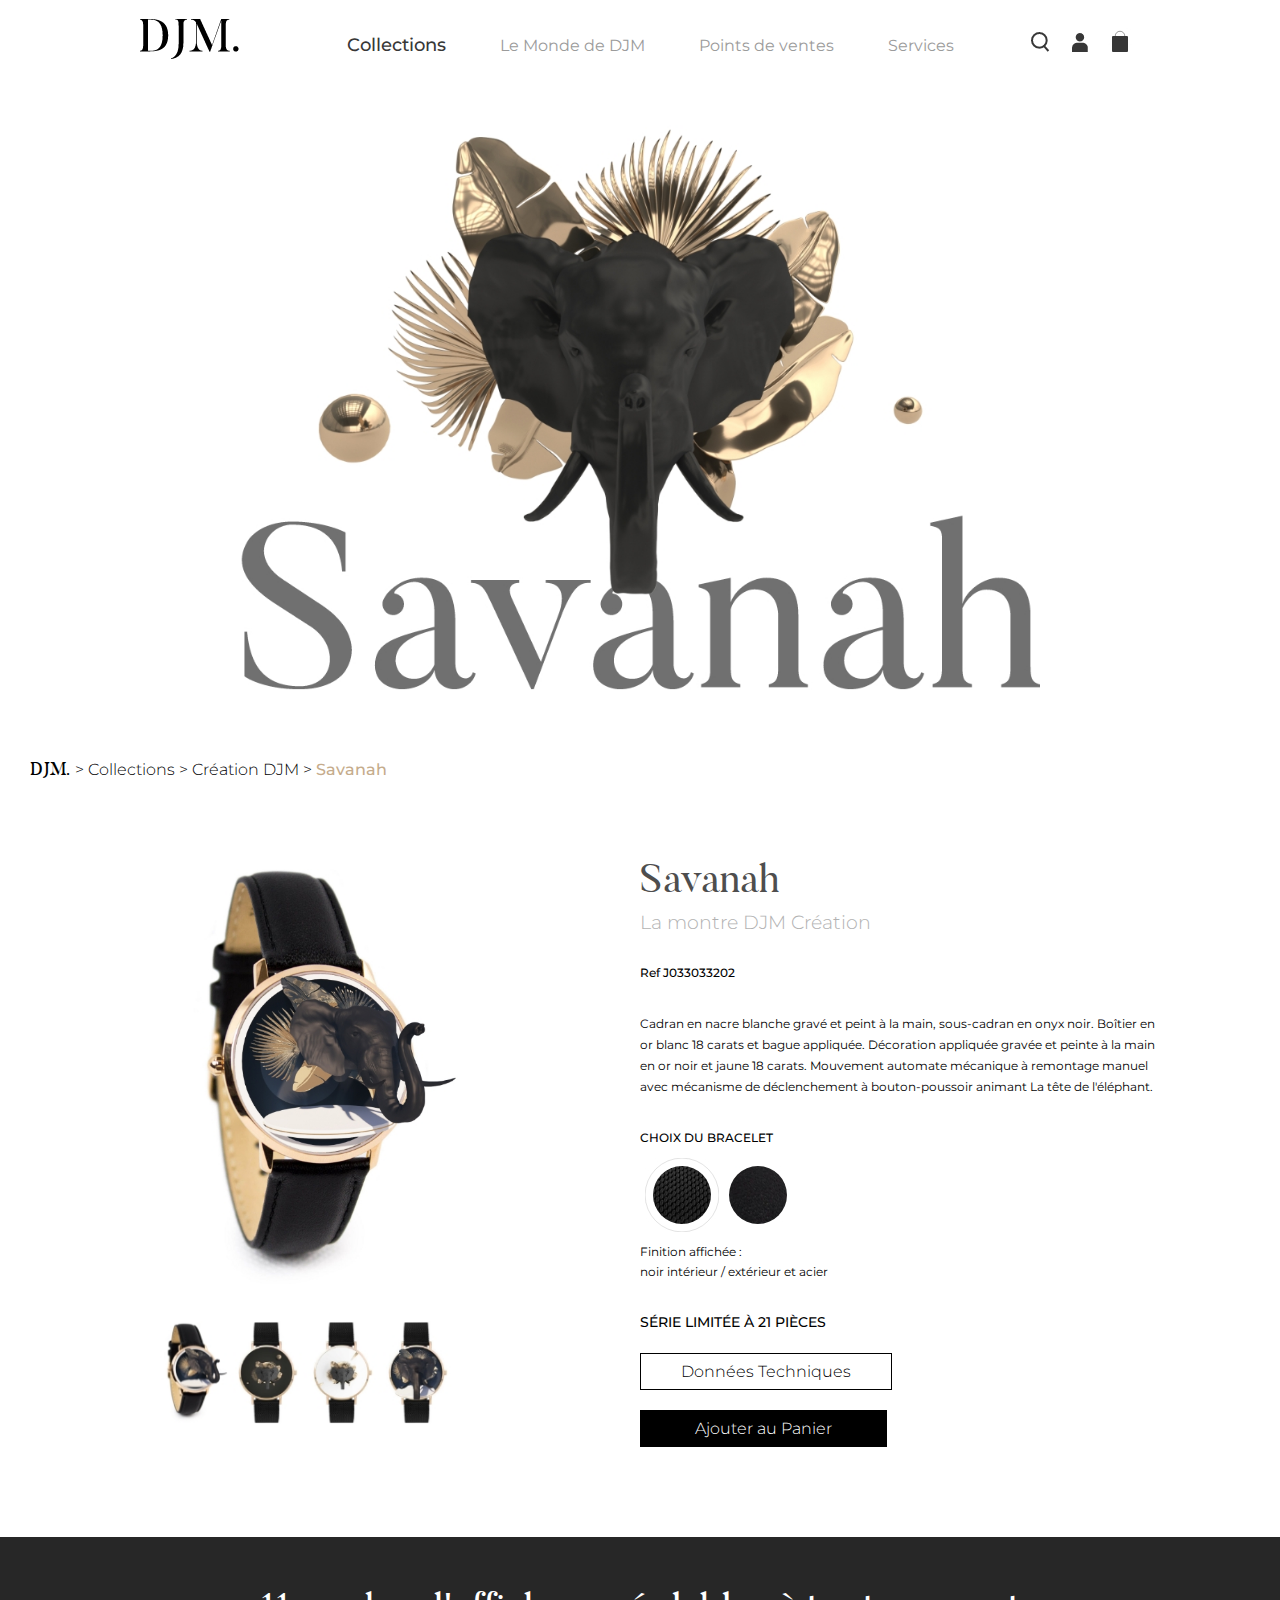
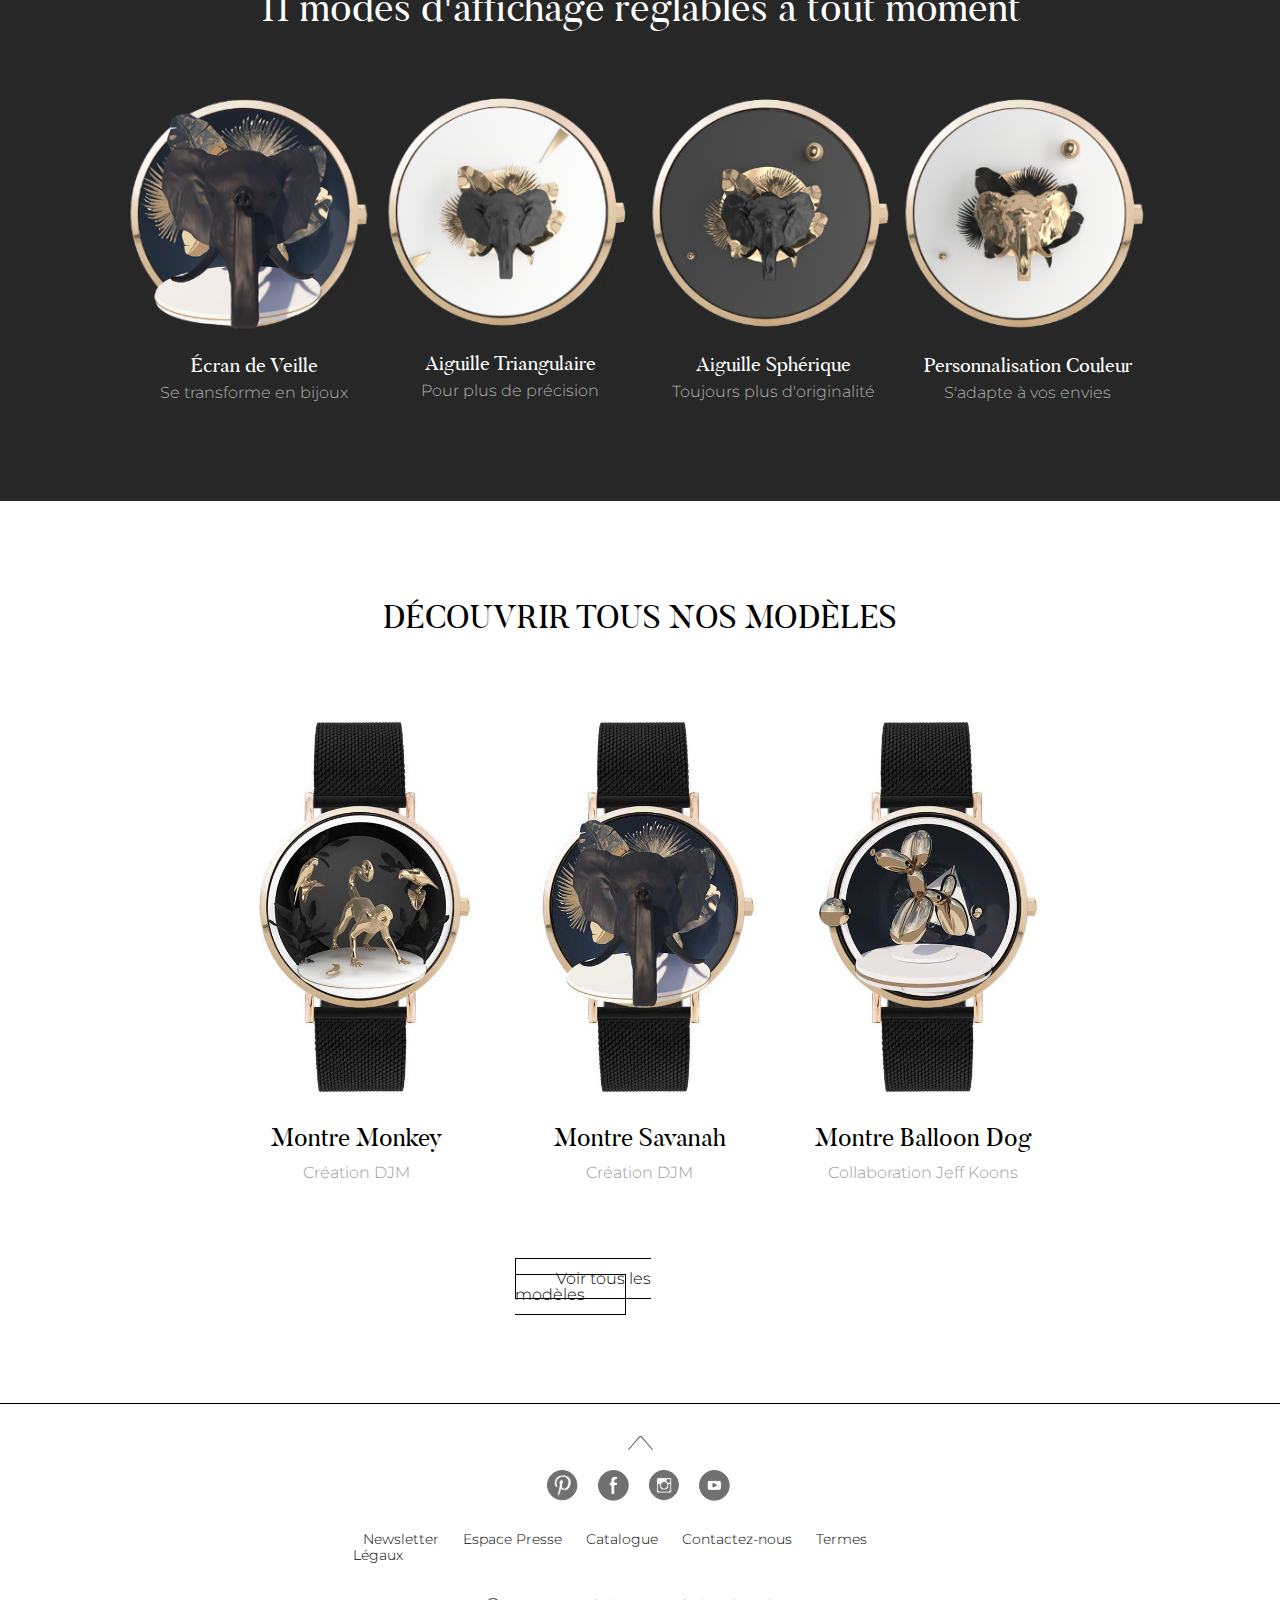
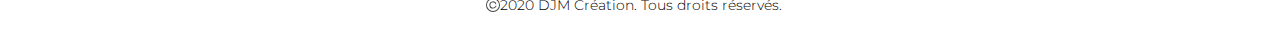
<file: djm/savanah.html>
<!DOCTYPE html>
<html lang="fr-FR">
  <head>
    <meta charset="UTF-8" />
    <title>Montre Savanah</title>
    <meta name="description" content="Une phrase d’environ 170 caractères" />
    <meta
      name="viewport"
      content="height=device-height, width=device-width, initial-scale=1.0, minimum-scale=1.0, maximum-scale=1.0, user-scalable=no"
    />
    <meta http-equiv="X-UA-Compatible" content="ie=edge" />
    <link rel="stylesheet" href="reset.css" />
    <link rel="stylesheet" href="./font2/stylesheet.css" />
    <link
      href="https://fonts.googleapis.com/css2?family=Montserrat:wght@300;400;500&display=swap"
      rel="stylesheet"
    />
    <link rel="shortcut icon" href="./img/favicon.jpg" type="image/x-icon" />
    <link rel="stylesheet" href="./style.css" />
    <script src="./shop.js" defer></script>
  </head>
  <body>
    <!-- <div class="loader"></div> -->
    <header>
      <nav>
        <div class="logo">
          <a href="index.html"
            ><img src="./img/logo.png" alt="logo typographique djm"
          /></a>
        </div>
        <input type="checkbox" class="trigger" />
        <div class="burger">
          <div></div>
          <div></div>
          <div></div>
        </div>
        <div class="menu_nav">
          <a class="titre_page" href="savanah.html">Collections</a>
          <a href="monde_djm.html">Le Monde de DJM</a>
          <a href="page_erreur.html">Points de ventes</a>
          <a href="page_erreur2.html">Services</a>
        </div>
        <div class="picto">
          <a class="loupe" href=""
            ><img src="./img/loupe.png" alt="picto loupe"
          /></a>
          <a class="connect" href=""
            ><img src="./img/connect.png" alt="picto connect"
          /></a>
          <a class="panier" href=""
            ><img src="./img/panier.jpg" alt="picto panier"
          /></a>
        </div>
      </nav>
      <div class="savanah anim_savanah">
        <img src="./img/savanah.jpg" alt="une sculpture d'un éléphant 3D" />
      </div>
      <div class="ariane">
        <a href="index.html"
          ><span class="ariane_logo">DJM.</span>> Collections > Création DJM >
          <span class="ariane_dore">Savanah</span></a
        >
      </div>
    </header>
    <main>
      <!-- Section Fiche produit -->

      <section class="section_savanah">
        <div class="savanah_carousel">
          <div class="savanah_montre">
            <div class="visible_2 zoom">
              <a href=""
                ><img
                  class="zoom-image"
                  src="./img/montre_savanah_3quart_v2.jpg"
                  alt="montre avec une sculpture d'un éléphant 3D"
              /></a>
            </div>
            <div>
              <a href=""
                ><img
                  class="zoom-image"
                  src="./img/fp_savanah_n.jpg"
                  alt="montre avec une sculpture d'un éléphant 3D"
              /></a>
            </div>
            <div>
              <a href=""
                ><img
                  class="zoom-image"
                  src="./img/fp_savanah_b.jpg"
                  alt="montre avec une sculpture d'un éléphant 3D"
              /></a>
            </div>
            <div>
              <a href=""
                ><img
                  class="zoom-image"
                  src="./img/fp_savanah_f.jpg"
                  alt="montre avec une sculpture d'un éléphant 3D"
              /></a>
            </div>
          </div>
          <!-- <div>
                <a href=""><img src="./img/declinaison.jpg" alt=""></a>
            </div> -->
          <div class="montres">
            <div class="active-montre">
              <img src="./img/variante_1.jpg" alt="" />
            </div>
            <div>
              <img
                src="./img/variante_2.jpg"
                alt="montre avec une sculpture d'un éléphant 3D"
              />
            </div>
            <div>
              <img
                src="./img/variante_3.jpg"
                alt="montre avec une sculpture d'un éléphant 3D"
              />
            </div>
            <div>
              <img
                src="./img/variante_4.jpg"
                alt="montre avec une sculpture d'un éléphant 3D"
              />
            </div>
          </div>
        </div>
        <div>
          <h2>Savanah</h2>
          <h3>La montre DJM Création</h3>
          <p class="num_serie">Ref J033033202</p>
          <p class="descriptif">
            Cadran en nacre blanche gravé et peint à la main, sous-cadran en
            onyx noir. Boîtier en or blanc 18 carats et bague appliquée.
            Décoration appliquée gravée et peinte à la main en or noir et jaune
            18 carats. Mouvement automate mécanique à remontage manuel avec
            mécanisme de déclenchement à bouton-poussoir animant La tête de
            l'éléphant.
          </p>
          <p class="txt_bracelet">CHOIX DU BRACELET</p>
          <div class="choix_bracelet">
            <div>
              <a href=""
                ><img
                  src="./img/bracelet_1.jpg"
                  alt="échantillon matière bracelet"
              /></a>
            </div>
            <div>
              <a href=""
                ><img
                  src="./img/bracelet_2.jpg"
                  alt="échantillon matière bracelet"
              /></a>
            </div>
          </div>
          <p class="finition">
            Finition affichée : <br />
            noir intérieur / extérieur et acier
          </p>
          <p class="serie_limite">Série limitée à 21 pièces</p>
          <!-- <div class="cta_1"><a href="">Données Techniques</a></div>
            <div class="cta_2"><a href="">Ajouter au Panier</a></div> -->
          <div class="cta_1">
            <button class="btn_2" href="">Données Techniques</button>
          </div>
          <div class="cta_2">
            <button class="btn_2 btn_3" href="">Ajouter au Panier</button>
          </div>
        </div>
      </section>
      <!-- Section réglage -->

      <section class="section_reglage">
        <h5>11 modes d'affichage réglables à tout moment</h5>
        <div class="reglage">
          <div class="reglage_duo_1">
            <div>
              <img
                src="./img/reglage_accueil.png"
                alt="montre avec une sculpture d'un éléphant 3D"
              />
              <h6>Écran de Veille</h6>
              <p class="p_reglage">Se transforme en bijoux</p>
            </div>
            <div>
              <img
                src="./img/reglage_triangle.png"
                alt="montre avec une sculpture d'un éléphant 3D"
              />
              <h6>Aiguille Triangulaire</h6>
              <p class="p_reglage">Pour plus de précision</p>
            </div>
          </div>
          <div class="reglage_duo_2">
            <div>
              <img
                src="./img/reglage_sphere.png"
                alt="montre avec une sculpture d'un éléphant 3D"
              />
              <h6>Aiguille Sphérique</h6>
              <p class="p_reglage">Toujours plus d'originalité</p>
            </div>
            <div>
              <img
                src="./img/reglage_couleur.png"
                alt="montre avec une sculpture d'un éléphant 3D"
              />
              <h6>Personnalisation Couleur</h6>
              <p class="p_reglage">S'adapte à vos envies</p>
            </div>
          </div>
        </div>
      </section>

      <!-- Section collection -->
      <section class="section_1">
        <h1>Découvrir tous nos modèles</h1>
        <div class="montre">
          <div class="montre_r1 montre_collection">
            <div class="zoom_montre">
              <a href=""
                ><img
                  src="./img/montre_monkey.jpg"
                  alt="montre avec une sculpture d'un singe dans une mise en scène 3D"
                />
                <h4>Montre Monkey</h4>
                <p class="p_montre">Création DJM</p></a
              >
            </div>
            <div class="zoom_montre">
              <a href=""
                ><img
                  src="./img/montre_savanah.jpg"
                  alt="montre avec une sculpture d'un éléphant 3D"
                />
                <h4>Montre Savanah</h4>
                <p class="p_montre">Création DJM</p></a
              >
            </div>
            <div class="zoom_montre">
              <a href=""
                ><img
                  src="./img/montre_jf.jpg"
                  alt="montre avec la sculpture Dog Balloon de Jeff Koons 3D"
                />
                <h4>Montre Balloon Dog</h4>
                <p class="p_montre">Collaboration Jeff Koons</p></a
              >
            </div>
          </div>
        </div>
        <div class="cta_hp">
          <a class="btn" href="index.html#collection">Voir tous les modèles</a>
        </div>
      </section>
    </main>
    <footer>
      <div class="section_footer">
        <div class="fleche">
          <a href=""><img src="./img/fleche2.svg" alt="fleche" /></a>
        </div>
        <div class="reseau">
          <!-- <p>
            Suivez-nous sur :
          </p> -->
          <a href=""
            ><img src="./img/res_pinterest.jpg" alt="picto pinterest"
          /></a>
          <a href=""
            ><img src="./img/res_facebook.jpg" alt="picto facebook"
          /></a>
          <a href=""><img src="./img/res_insta.jpg" alt="picto instagram" /></a>
          <a href=""><img src="./img/res_youtube.jpg" alt="picto youtube" /></a>
        </div>
        <div class="menu_footer">
          <a href="">Newsletter</a>
          <a href="">Espace Presse</a>
          <!-- <a href="">Extranet</a> -->
          <a href="">Catalogue</a>
          <a href="">Contactez-nous</a>
          <a href="">Termes Légaux</a>
        </div>
        <div class="copy">
          <div><img src="./img/copy.svg" alt="picto copyright" /></div>
          <p>2020 DJM Création. Tous droits réservés.</p>
        </div>
      </div>
    </footer>
  </body>
</html>
</file>
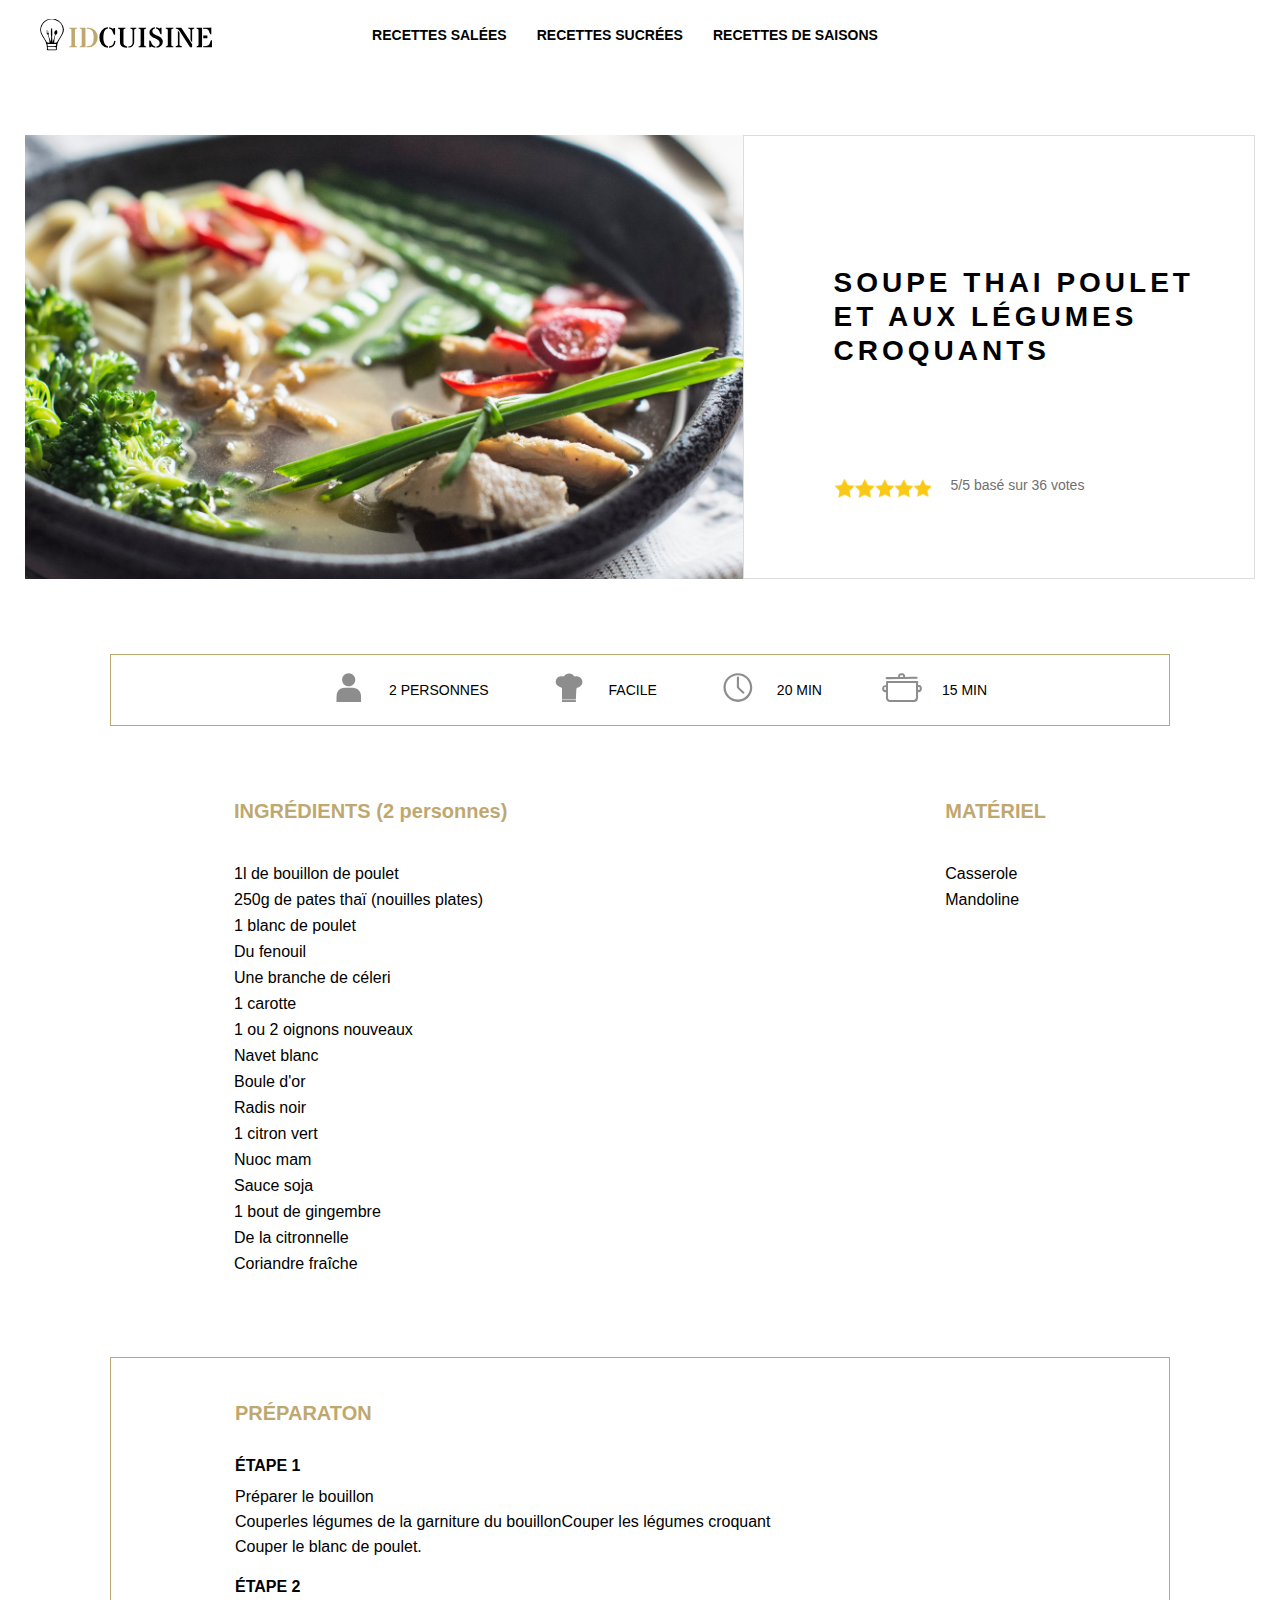
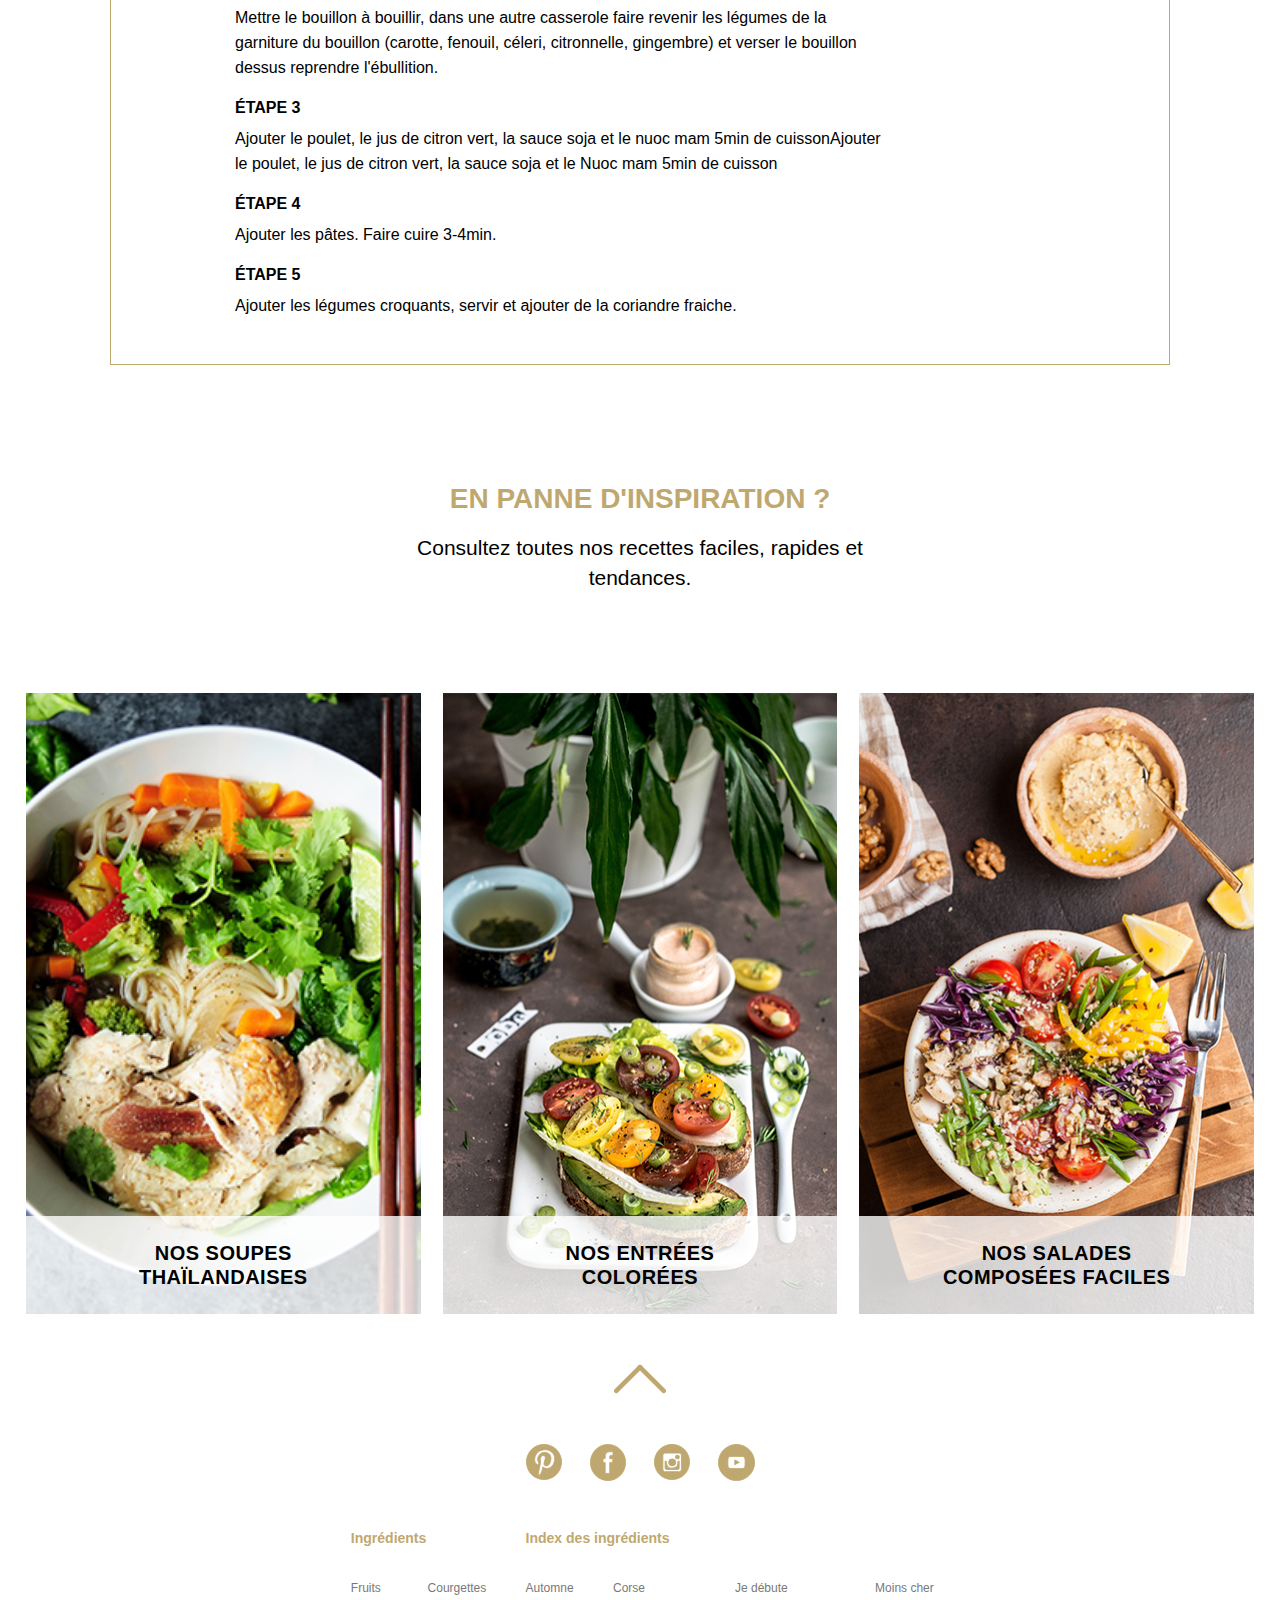
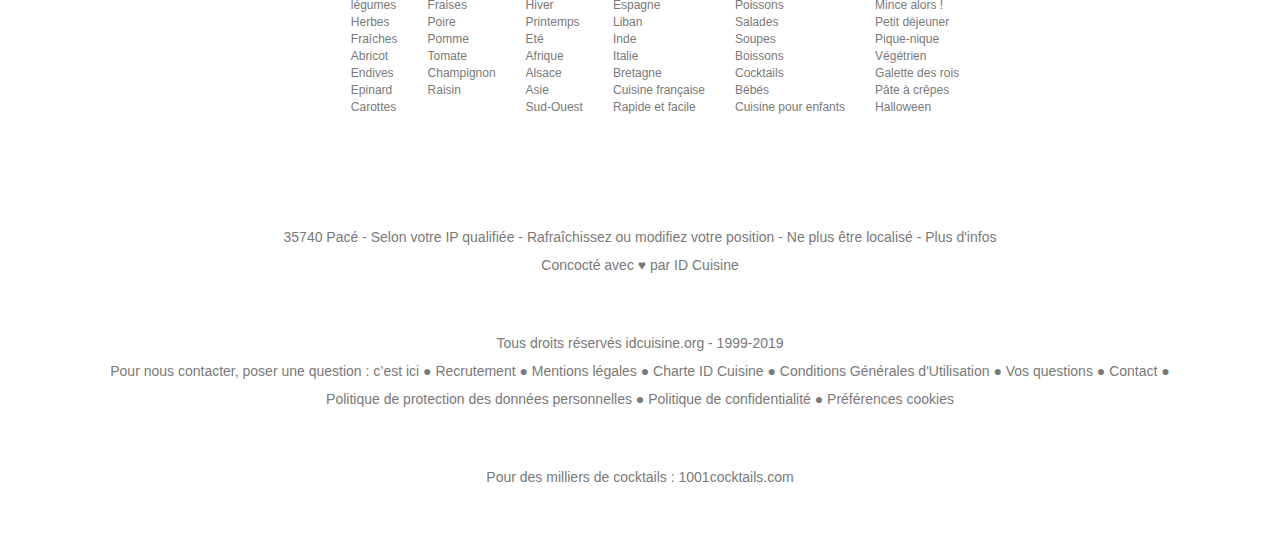
<file: recettes/recette-soupe-thai.html>
<!DOCTYPE html>
<html lang="fr-FR">
<head>
    <meta charset="UTF-8">
    <title>ID CUISINE</title>
    <meta name="description" content="Une phrase d’environ 170 caractères">
    <meta name="viewport" content="height=device-height, width=device-width, initial-scale=1.0, minimum-scale=1.0, maximum-scale=1.0, user-scalable=no">
    <meta http-equiv="X-UA-Compatible" content="ie=edge">
    <link rel="shortcut icon" type="image/svg" href="./img/favicon_id_cuisine.svg"/>
    <link rel="stylesheet" href="./style.css">
</head>
<body>
    <header>
        <!-- MENU DE NAVIGATION - BURGER -->
        
        <input type="checkbox" class="trigger">
        <div class="burger">
            <div></div>
            <div></div>
            <div></div>
        </div>
        <div class="topbar">
            <a href="index.html" class="logo_cuisine"><img src="img/logo_id_cuisine.svg" alt="un dessin d'une ampoule avec au centre un couteau, une fourchette et une cuillère dessiné"></a>
            <nav class="menu_nav">
                <div class="nav_pc">
                    <a href="#">RECETTES SALÉES</a>
                    <a href="#">RECETTES SUCRÉES</a>
                    <a href="#">RECETTES DE SAISONS</a>
                </div>
                <div class="nav_border"></div>
                <div class="nav_tab">
                    <a href=""><span>FRANÇAIS</span> - ENGLISH</a>
                    <a href="">RECETTES SALÉES</a>
                    <a href="">RECETTES SUCRÉES</a>
                    <a href="">RECETTES DE SAISONS</a>
                    <a href="">COMPTE</a>
                    <a href="">PANIER</a>   
                </div>
            </nav>
        </div>
        
        <!-- SECTION 1 - SOUPE THAI - IMAGE-->
        
        <div class="thai_section_1">
            <div class="soupe_img">
                <img src="./img/soupe_thai.jpg" alt="">
            </div>
            <div class="soupe_thai">
                <h3>SOUPE THAI POULET<br>ET AUX LÉGUMES<br>CROQUANTS</h3>
                <div class="avis">
                    <div class="etoiles">
                        <a href=""><img src="./img/picto_etoiles.svg" alt=""></a>
                    </div>
                    <a href=""><p>5/5   basé sur   36 votes</p></a>
                </div>
            </div>
        </div>
    </header>
    
        <!-- SECTION 2 - PICTOS PREPARATION -->

        <section class="thai_section_2">
            <div class="n1">
                <div class="n2">
                    <div class="n3">
                        <div class="n4">
                            <div class="picto_personne">
                                <img src="./img/picto_personnes-2.svg" alt="">
                            </div>
                            <p>2 PERSONNES</p>
                        </div>
                        <div class="n4">
                            <div class="picto_toc">
                                <img src="./img/picto_toc-2.svg" alt="">
                            </div>
                            <p>FACILE</p>
                        </div>
                    </div>
                </div>
                <div class="n2">
                    <div class="n3">
                        <div class="n4">
                            <div class="picto_temps">
                                <img src="./img/picto_temps-2.svg" alt="">
                            </div>
                            <p>20 MIN</p>
                        </div>
                        <div class="n4">
                            <div class="picto_marmite">
                                <img src="./img/picto_marmite-2.svg" alt="">
                            </div>
                            <p>15 MIN</p>
                        </div>
                    </div>
                </div>
            </div>
        </section>
        <!-- SECTION 3 - INGREDIENTS (2 personnes) - ET - MATERIEL-->

    <main>
        <section class="thai_section_3">
            <div class="section_thai_3">
                <div class="ingr_1">
                    <h4>INGRÉDIENTS (2 personnes)</h4>
                    <ul>
                        <li>1l de bouillon de poulet</li>
                        <li>250g de pates thaï (nouilles plates)</li>
                        <li>1 blanc de poulet</li>
                        <li>Du fenouil</li>
                        <li>Une branche de céleri</li>
                        <li>1 carotte</li>
                        <li>1 ou 2 oignons nouveaux</li>
                        <li>Navet blanc</li>
                        <li>Boule d'or</li>
                        <li>Radis noir</li>
                        <li>1 citron vert</li>
                        <li>Nuoc mam</li>
                        <li>Sauce soja</li>
                        <li>1 bout de gingembre</li>
                        <li>De la citronnelle</li>
                        <li>Coriandre fraîche</li>
                    </ul>
                </div>
                <div class="materiel">
                    <h4>MATÉRIEL</h4>
                    <ul>
                        <li>Casserole</li>
                        <li>Mandoline</li>
                    </ul>
                </div>
            </div>
        </section>
    
        <!-- SECTION 4 - PREPARATION -->

        <section class="thai_section_4">
            <h4>PRÉPARATON</h4>
            <h5>ÉTAPE 1</h5>
            <p>Préparer le bouillon<br>Couperles légumes de la garniture du bouillonCouper les légumes croquant<br>Couper le blanc de poulet.</p>

            <h5>ÉTAPE 2</h5>
            <p>Mettre le bouillon à bouillir, dans une autre casserole faire revenir les légumes de la garniture du bouillon (carotte, fenouil, céleri, citronnelle, gingembre) et verser le bouillon dessus reprendre l'ébullition.</p>

            <h5>ÉTAPE 3</h5>
            <p>Ajouter le poulet, le jus de citron vert, la sauce soja et le nuoc mam 5min de cuissonAjouter le poulet, le jus de citron vert, la sauce soja et le Nuoc mam 5min de cuisson</p>

            <h5>ÉTAPE 4</h5>
            <p>Ajouter les pâtes. Faire cuire 3-4min.</p>

            <h5>ÉTAPE 5</h5>
            <p>Ajouter les légumes croquants, servir et ajouter de la coriandre fraiche.</p>
        </section>

        <!-- SECTION 5 - CONSEIL -->
        <!-- <section class="thai_section_5">
            <div class="section_conseil">
                <div class="txt_conseil">
                    <h4>CONSEIL</h4>
                    <P>Couper les légumes croquant à la mandoline pour plus de finesse. Ajouter les pâtes à la dernière minute.</P>
                </div>
                <div class="image_conseil">
                    <img src="./img/picto_idee.svg" alt="">
                </div>
            </div>

        </section> -->

        <!-- SECTION 6 - EN PANNE D'INSPIRATION -->

        <section class="thai_section_6">
            <h2>EN PANNE D'INSPIRATION ?</h2>
            <p class="sous_titre">Consultez toutes nos recettes faciles, rapides et tendances.</p>
            <div>
                <figure>
                    <a href="">
                        <img src="./img/nos_soupes_thaïlandaises.jpg" alt="">
                        <figcaption>NOS SOUPES<br>THAÏLANDAISES</figcaption>
                    </a>
                </figure>
                <figure>
                    <a href="">
                        <img src="./img/nos_entrées_colorées_2.jpg" alt="">
                        <figcaption>NOS ENTRÉES<br>COLORÉES</figcaption>
                    </a>
                </figure>
                <figure>
                    <a href="">
                        <img src="./img/nos_salades_composées_facile2.jpg" alt="">
                        <figcaption>NOS SALADES<br>COMPOSÉES FACILES</figcaption>
                    </a>
                </figure>
            </div>
        </section>
    </main>
        <!-- SECTION 7 - FOOTER -->

    <footer>
        <div class="footer">
            <div class="fleche">
                <a href=""><img src="./img/fleche_dore.svg" alt=""></a>
            </div>
            <div class="reseau">
                <!-- <a href=""><img src="img/logo_reseau_dore.svg" alt=""></a> -->
                <div class="pinterest">
                    <a href=""><img src="./img/logo_pinterest.svg" alt=""></a>
                </div>
                <div class="facebook">
                    <a href=""><img src="./img/logo_facebook.svg" alt=""></a>
                </div>
                <div class="instagram">
                    <a href=""><img src="./img/logo_instagram.svg" alt=""></a>
                </div>
                <div class="youtube">
                    <a href=""><img src="./img/logo_youtube.svg" alt=""></a>
                </div>
            </div>
            <div class="section_ingredients">
                <div class="menu_footer">
                    <h6>Ingrédients</h6>
                    <div class="ingredient">
                        <ul>
                            <a href="#"><li>Fruits</li></a>
                            <a href="#"><li>légumes</li></a>
                            <a href="#"><li>Herbes</li></a>
                            <a href="#"><li>Fraîches</li></a>
                            <a href="#"><li>Abricot</li></a>
                            <a href="#"><li>Endives</li></a>
                            <a href="#"><li>Epinard</li></a>
                            <a href="#"><li>Carottes</li></a>
                        </ul>
                        <ul>
                            <a href="#"><li>Courgettes</li></a>
                            <a href="#"><li>Fraises</li></a>
                            <a href="#"><li>Poire</li></a>
                            <a href="#"><li>Pomme</li></a>
                            <a href="#"><li>Tomate</li></a>
                            <a href="#"><li>Champignon</li></a>
                            <a href="#"><li>Raisin</li></a>
                        </ul>
                    </div> 
                </div>
                <div class="menu_footer_2">
                    <h6>Index des ingrédients</h6>
                    <div class="index">
                        <ul>
                            <a href="#"><li>Automne</li></a>
                            <a href="#"><li>Hiver</li></a>
                            <a href="#"><li>Printemps</li></a>
                            <a href="#"><li>Eté</li></a>
                            <a href="#"><li>Afrique</li></a>
                            <a href="#"><li>Alsace</li></a>
                            <a href="#"><li>Asie</li></a>
                            <a href="#"><li>Sud-Ouest</li></a>
                        </ul>
                        <ul>
                            <a href="#"><li>Corse</li></a>
                            <a href="#"><li>Espagne</li></a>
                            <a href="#"><li>Liban</li></a>
                            <a href="#"><li>Inde</li></a>
                            <a href="#"><li>Italie</li></a>
                            <a href="#"><li>Bretagne</li></a>
                            <a href="#"><li>Cuisine française</li></a>
                            <a href="#"><li>Rapide et facile</li></a>
                        </ul>
                        <ul>
                            <a href="#"><li>Je débute</li></a>
                            <a href="#"><li>Poissons</li></a>
                            <a href="#"><li>Salades</li></a>
                            <a href="#"><li>Soupes</li></a>
                            <a href="#"><li>Boissons</li></a>
                            <a href="#"><li>Cocktails</li></a>
                            <a href="#"><li>Bébés</li></a>
                            <a href="#"><li>Cuisine pour enfants</li></a>
                        </ul>
                        <ul>
                            <a href="#"><li>Moins cher</li></a>
                            <a href="#"><li>Mince alors !</li></a>
                            <a href="#"><li>Petit déjeuner</li></a>
                            <a href="#"><li>Pique-nique</li></a>
                            <a href="#"><li>Végétrien</li></a>
                            <a href="#"><li>Galette des rois</li></a>
                            <a href="#"><li>Pâte à crêpes</li></a>
                            <a href="#"><li>Halloween</li></a>
                        </ul>
                    </div>
                </div>
            </div>
    
            </div>
            <!-- <h4 class="titre_lettres">Index des ingrédients</h4>
            <div class="lettres">
                <img src="img/lettres.svg" alt="">
            </div> -->
            <div class="p1">
                <a href="">
                    <p>35740 Pacé - Selon votre IP qualifiée - Rafraîchissez ou modifiez votre position - Ne plus être localisé - Plus d'infos 
                        Concocté avec ♥ par ID Cuisine</p>
                </a>
                <a href=""><p>Tous droits réservés idcuisine.org - 1999-2019</p></a>
            </div>
            <div class="p2">
                <a href="#">
                    <p class="contact">Pour nous contacter, poser une question : c’est ici ● Recrutement ● Mentions légales ● Charte ID Cuisine ● Conditions Générales d'Utilisation ● Vos questions ● Contact ●
                        Politique de protection des données personnelles ● Politique de confidentialité ● Préférences cookies</p>
                </a>
                <a href=""><p>Pour des milliers de cocktails : 1001cocktails.com</p></a>
            </div>
        
        </div>
    </footer>  
</body>
</html>
</file>
<file: djm/font2/stylesheet.css>
/*! Generated by Font Squirrel (https://www.fontsquirrel.com) on October 1, 2020 */



@font-face {
    font-family: 'butlerregular';
    src: url('butler_regular-webfont.woff2') format('woff2'),
        url('butler_regular-webfont.woff') format('woff');
    font-weight: normal;
    font-style: normal;

}



/* @font-face {
    font-family: 'butlerregular';
    src: url('butler_regular-webfont.woff2') format('woff2'),
        url('butler_regular-webfont.woff') format('woff');
    font-weight: 600;
    font-style: italic;

} */
</file>
<file: djm/style.css>
.loader{
    position : fixed;
    z-index: 9999;
    background : url('./img/gif_djm_5.gif') 50% 50% no-repeat;
    background-color: white;
    top : 0px;
    left : 0px;
    height : 100%;
    width : 100%;
    cursor : wait;
}

h1 {
    font-family: 'butlerregular', serif;
    font-size: 32px;
}

h2{
    font-family: 'butlerregular', serif;
    font-size: 40px;
    color: #4E4E4E;
    padding-right: 50px;
}

h3{
    font-family: 'Montserrat', sans-serif;
    font-size: 19px;
    color: #B2B2B2;
    font-weight: 300;
    padding-top: 15px;
}


/* .bloc_txt{
    max-width: 500px;
} */

::selection{
    background-color: #CFAC76;
    color: white;
}

                                        /* NAV */
nav{
    position: fixed;
    background-color: white;
    display: flex;
    height: 90px;
    align-items: center;
    justify-content: space-between;
    padding: 0 195px;
    width: 100%;
    z-index: 8;
    top: 0;
    
    /* display: flex;
    margin: auto;
    justify-content: space-between;
    max-width: 1450px;
    height: 95px;
    position: fixed;
    width: 100%;
    
    vertical-align: middle; */
    
}


nav>div{
    align-self: center;
}

/* nav>div>a{
    vertical-align: middle;
} */

.picto{
    display: flex;
    justify-content: space-between;
    /* align-self: center; */
    margin-right: 30px;
    padding-bottom: 10px;
}

.picto>a{
    padding: 0 8px;
}

.menu_nav>a{
    text-decoration: none;
    font-family: 'Montserrat', sans-serif;
    font-size: 16px;
    font-weight: 400;
    color: #9B9B9B;
    padding: 0 25px;
    text-align: center;
    /* align-self: center; */
    
}

.menu_nav>a:hover{
    color: #CFAC76;
    transition: all 0.2s;
}

.menu_nav>a:active{
    color: #373737;
}

.logo{
    margin-left: 30px;
    padding-bottom: 10px;
    z-index: 8;
}

.langue{
    display: none;
}


                                            /* header */
.header{
    max-width: 1075px;
    /* max-width: 950px; */
    margin: auto;
    /* margin-top: 50px; */
    margin-top: 0px;

}

/* .rect_deco{
    display: flex;
    margin: auto;
    justify-content: space-between;

}

.rect_nr{
    margin-top: 330px;
} */


.accroche{
    font-family: 'Montserrat', sans-serif;
    font-size: 22px;
    font-weight: 400;
    color: #373737;
    text-align: center;
    padding-top: 60px;
}

                                            /* section 1 */

.section_1{
    margin-top: 100px;
    margin-bottom: 100px;

}

h1{
    margin: auto;
    max-width: 770px;
    color: #000000;
    text-transform: uppercase;
    text-align: center;
}

.sous_h1{
    margin: auto;
    max-width: 770px;
    color: #000000;
    text-align: center;
    font-family: 'butlerregular', serif;
    font-size: 22px;
    padding-top: 10px;
}

.montre>div{
    display: flex;
    margin: auto;
    justify-content: space-between;
    max-width: 960px;
    margin-top: 60px;
}

h4{
    font-family: 'butlerregular', serif;
    font-size: 25px;
    color: black;
    text-align: center;
    padding-top: 30px;
}

.p_montre{
    font-family: 'Montserrat', sans-serif;
    font-size: 16px;
    font-weight: 300;
    color: #9B9B9B;
    text-align: center;
    padding-top: 15px;
}

.montre>div>div>a{
    text-decoration: none;
}

.montre_r1>div{
    padding: 25px;
}

.montre_r2>div{
    padding: 25px;
}

                                /* Savanah */

.savanah{
    max-width: 900px;
    margin: auto;
}

.savanah>img{
    padding: 0 50px;
    margin-top: 100px;
}

                        /* Animation tete savanah */

.anim_savanah{
    animation-name: anim_sav;
    animation-duration: 1s;
    animation-timing-function: ease-out;
    animation-delay: 0s;
    animation-iteration-count: inherit;
    /* animation-direction: reverse; */
}

@keyframes anim_sav{
    0%{
        transform: scale(0.8);
        opacity: 0;
    }
    100%{
        transform: scale(1);
        opacity: 1;
    }
}
/* @keyframes anim_sav{
    0%{
        scale: (0.8);
        opacity: 0;
    }
    100%{
        scale: (1);
        opacity: 1;
    }
} */

/* Savanah - fil d'ariane */

.ariane>a{
    text-decoration: none;
    font-family: 'Montserrat', sans-serif;
    font-size: 16px;
    font-weight: 300;
    color: black;
}

.ariane{
    max-width: 1510px;
    margin: auto;
    padding-top: 70px;
    padding-left: 30px;
}

.ariane_logo{
    font-family: 'butlerregular', serif;
    font-size: 18px;
    color: black;
    padding-right: 5px;
}

.ariane_dore{
    font-family: 'Montserrat', sans-serif;
    font-size: 16px;
    font-weight: 500;
    color: #C5AB8B;
}

/* Savanah - Fiche produit */

.savanah_carousel{
    padding: 0 150px 10px 0;
}

.savanah_montre{
    padding: 0 30px;
}

.section_savanah{
    display: flex;
    max-width: 1050px;
    justify-content: space-between;
    margin: auto;
    padding-top: 80px;
    margin-bottom: 90px;
}

.section_savanah>div{
    width: calc(100% * 1 / 2);
}

.section_savanah>div>p{
    font-family: 'Montserrat', sans-serif;
    color: black;
    font-size: 12px;
    /* font-size: 14px; */
    font-weight: 400;
    padding-top: 30px;
    line-height: 21px;
    /* line-height: 25px; */
}


.choix_bracelet{
    display: flex;
    /* justify-content: space-between; */
    margin: auto;
    

}

.choix_bracelet>div{
    align-self: center;
    padding: 10px 5px;
}

.section_savanah>div>.num_serie{
    font-weight: 500;
    
}
.section_savanah>div>.txt_bracelet{
    font-weight: 500;
      
}

.section_savanah>div>.finition{
    padding-top: 0px;
    font-size: 12px;
    line-height: 20px;
}

.section_savanah>div>.serie_limite{
    font-weight: 500;
    text-transform: uppercase;
    font-size: 14px;
}

/* .cta_1,
.cta_2{
    max-width: 250px;
    text-align: center;
    padding: 10px 0;
    border: solid 1px black;
    margin: 20px 0;
    
}

.cta_2{
    background-color: black;
    
}

.cta_1>a,
.cta_2>a{
    text-decoration: none;
    font-family: 'Montserrat', sans-serif;
    font-size: 16px;
    color: black;
    font-weight: 300;
}

.cta_2>a{
    color: white;
} */

.btn_2{
    background: transparent;
    border: 0.5px solid black;
    color: black;
    cursor: pointer;
    padding: 8px 40px;
    font-weight: 700;
    outline: none;
    position: relative;
    overflow: hidden;
    transition: all 0.3s;
    font-family: 'Montserrat', sans-serif;
    font-size: 16px;
    font-weight: 300;
    margin-top: 20px;

}

.btn_2::before{
    content: '';
    position: absolute;
    background-color: black;
    height: 105%;
    top: 50%;
    left: 50%;
    width: 0%;
    z-index: -1;
    opacity: 0;
    transition: all 0.3s;
    transform: translate(-50%,-50%);

}

.btn_2:hover{
    color: white;
}

.btn_2:hover::before{
    opacity: 1;
    width: 80%;

}

.btn_2:active::before{
    width: 105%;
}

.btn_3{
    padding: 8px 54px;
    background: black;
    border: 0.5px solid black;
    color: white;
}

.btn_3::before{
    background-color:#CFAC76;
}

.btn_3:hover{
    color: white;
    z-index: 1;
}

/* #C5AB8B */

                        /* Savanah - Section réglage */

.reglage_duo_1,
.reglage_duo_2{
    display: flex;
    margin: auto;
    
}

.section_reglage{
    background-color: #272727;
    padding-bottom: 100px;
    padding-top: 40px;
}

h5{
    font-family: 'butlerregular', serif;
    font-size: 40px;
    color: white;
    text-align: center;
    padding: 10px 60px 60px;
}

.reglage {
    display: flex;
    justify-content: space-between;
    margin: auto;
    max-width: 1140px;
    padding: 0 50px;
}

.reglage>div{
    padding: 0 5px;
}

h6,
.p_reglage{
    text-align: center;
}

.reglage>div>img{
    padding-bottom: 30px;
}

h6{
    font-family: 'butlerregular', serif;
    font-size: 20px;
    color: white;
    padding-bottom: 10px;
    padding-top: 20px;  
}

.p_reglage>div>div{
    padding: 0 10px;
}

.p_reglage{
    color: #B2B2B2;
    font-family: 'Montserrat', sans-serif;
    font-size: 16px;
    font-weight: 300;

}

                                /* page erreur */

.retour{
    text-decoration: none;
    color: white;
    font-family: 'Montserrat', sans-serif;
    font-size: 16px;
    font-weight: 300;
    padding-left: 29px;
    
    
}

/* .cta_erreur{
    
    max-width: 250px;
    border: solid white 0.5px;
    padding: 10px;
    margin-top: 60px;
} */

.btn_4{
    background: transparent;
    border: 0.5px solid white;
    color: white;
    cursor: pointer;
    padding: 10px 40px;
    font-weight: 700;
    outline: none;
    position: relative;
    overflow: hidden;
    transition: all 0.3s;
    font-family: 'Montserrat', sans-serif;
    font-size: 16px;
    font-weight: 300;
    margin-top: 60px;

}

.btn_4::before{
    content: '';
    position: absolute;
    background-color: white;
    height: 105%;
    top: 50%;
    left: 50%;
    width: 0%;
    z-index: -1;
    opacity: 0;
    transition: all 0.3s;
    transform: translate(-50%,-50%);

}

.btn_4:hover{
    color: black;
    z-index: 1;
    font-weight: 400;
}

.btn_4:hover::before{
    opacity: 1;
    width: 80%;

}

.btn_4:active::before{
    width: 105%;
}



                                /* monde DJM */

.requin,
.scarabe,
.chien{
    display: flex;
    max-width: 1305px;
    margin: auto;
    justify-content: space-between;
}

.requin>div{
    width: calc(100% * 1 / 2);
}
.scarabe>div{
    width: calc(100% * 1 / 2);
}
.chien>div{
    width: calc(100% * 1 / 2);
}

.requin>div>img{
    /* padding: 0 90px 90px; */
    padding: 0 50px 90px;
}
.scarabe>div>img{
    padding: 0 50px 90px;
}
.chien>div>img{
    padding: 0 100px 90px;
}

.text_histoire{
    font-family: 'Montserrat', sans-serif;
    font-size: 16px;
    color: black;
    font-weight: 400;
    padding-top: 50px;
    line-height: 28px;
}

.txt_scarabe{
    color: white;
}

.bloc_txt{
    /* padding: 40px; */
    /* padding: 60px 43px 40px; */

    padding: 60px 90px 46px 40px;
}


                                /* monde DJM - section a*/

.section_a{
    /* margin-top: 140px; */
    padding-bottom: 60px;
}

.requin{
    margin-top: 140px;
}

.anim_img{
    animation-name: anim_img;
    animation-duration: 2s;
    animation-timing-function: ease-out;
    animation-delay: 0s;
    animation-iteration-count: inherit;
    /* animation-direction: reverse; */
}

.anim_txt{
    animation-name: anim_txt;
    animation-duration: 2s;
    animation-timing-function: ease-out;
    animation-delay: 0s;
    animation-iteration-count: inherit;
    /* animation-direction: reverse; */
}

@keyframes anim_img{
    0%{
        transform: translate(-200px,0px);
        opacity: 0;
    }
    100%{
        transform: translate();
        opacity: 1;
    }
}
@keyframes anim_txt{
    0%{
        transform: translate(200px,0px);
        opacity: 0;
    }
    100%{
        transform: translate();
        opacity: 1;
    }
}
                                /* monde DJM - section b*/
                                
.section_b{
    background-color: black;
    padding-top: 210px;
    padding-bottom: 150px;
}

.scarabe>.bloc_txt{
    padding: 7px 39px 46px 90px;
}
.animal>.bloc_txt{
    padding: 106px 39px 46px 90px;
}

.scarabe>.bloc_txt>h2{
    color: white;
}

                                /* monde DJM - section c*/

.section_c{
    padding-top: 210px;
    padding-bottom: 60px;
}

/* carousel */

.header{
    display: grid;
}

.header>div{
    grid-area: 1/1/2/2;
    opacity: 0;
    transition: all 3s ease-in-out;
    margin-top: 100px;
}
.header>.visible{
    opacity: 1;
}

.bullets{
    display: flex;
    margin: auto;
    max-width: 120px;
    margin-top: 30px;
}



.bullets > div {
    height: 10px;
    width: 10px;
    border-radius: 50%;
    background-color: #000;
    position: relative;
    margin: 0 15px;
    cursor: pointer;
}
.active-bille::before,
.active-bullet::before {
    content: '';
    width: 30px;
    height: 30px;
    border-radius: 50%;
    border: solid 1px #000;
    position: absolute;
    top: 50%;
    left: 50%;
    transform: translate(-50%, -50%);
}

/* Carousel - Page produit */

.savanah_montre{
    display: grid;
}
.savanah_montre>div{
    grid-area: 1/1/2/2;
    opacity: 0;
    transition: all 0.5s ease-in-out;
}

.savanah_montre>.visible_2{
    opacity: 1;
}

.montres {
    display: flex;
    margin: auto;
    max-width: 300px;
    margin-top: 30px;
}

.montres>div{
    cursor: pointer;
}

/* Carousel - Montre-bracelet */
.bracelet{
    display: grid;
}

.bracelet>div{
    grid-area: 1/1/2/2;
    opacity: 0;
    pointer-events: none;
    transition: all 0.5s ease-in-out;
}

.bracelet>.visible_3{
    opacity: 1;
    pointer-events: auto;
}
.billes{
    display: flex;
    margin: auto;
    max-width: 120px;
    margin-top: 30px;
}

.legende>a{
    text-decoration: none;
}

/* .montre-monkey{
    display: ;
} */

.billes> div {
    height: 10px;
    width: 10px;
    border-radius: 50%;
    background-color: #000;
    position: relative;
    margin: 0 15px;
    cursor: pointer;
}
.active-bullet::before {
    content: '';
    width: 30px;
    height: 30px;
    border-radius: 50%;
    border: solid 1px #000;
    position: absolute;
    top: 50%;
    left: 50%;
    transform: translate(-50%, -50%);
}

.billes>div{
    cursor: pointer;
}


                        /* CTA bouton accueil */

/* .voir_plus{
    text-decoration: none;
    color: black;
    font-family: 'Montserrat', sans-serif;
    font-size: 16px;
    font-weight: 300;
    padding-left: 29px;
    
    
}

.cta_hp{
    margin: auto;
    max-width: 250px;
    border: solid black 0.5px;
    padding: 10px;
    margin-top: 30px;
} */


.cta_hp{
    margin: auto;
    max-width: 250px;
    margin-top: 30px;
}
.btn{
    background: transparent;
    border: 0.5px solid black;
    color: black;
    cursor: pointer;
    padding: 10px 40px;
    font-weight: 700;
    outline: none;
    position: relative;
    overflow: hidden;
    transition: all 0.3s;
    font-family: 'Montserrat', sans-serif;
    font-size: 16px;
    font-weight: 300;
    text-decoration: none;

}

.btn::before{
    content: '';
    position: absolute;
    background-color: black;
    height: 105%;
    top: 50%;
    left: 50%;
    width: 0%;
    z-index: -1;
    opacity: 0;
    transition: all 0.3s;
    transform: translate(-50%,-50%);

}

.btn:hover{
    color: white;
}

.btn>a{
    text-decoration: none;
    font-family: 'Montserrat', sans-serif;
    font-size: 16px;
    font-weight: 300;
    color: black;
}

.btn>a:hover{
    text-decoration: none;
    font-family: 'Montserrat', sans-serif;
    font-size: 16px;
    font-weight: 300;
    color: white;
}

.btn:hover::before{
    opacity: 1;
    width: 80%;

}

.btn:active::before{
    width: 105%;
}

                            /* Page erreur */
.bloc_txt>a{
    text-decoration: none;
}

.animal_txt{
    animation-name: animal_txt2;
    animation-duration: 1s;
    animation-timing-function: ease-out;
    animation-delay: 0s;
    animation-iteration-count: inherit;
    /* animation-direction: reverse; */
}

@keyframes animal_txt2{
    0%{
        transform: translate(-50px,0px);
        opacity: 0;
    }
    100%{
        transform: translate();
        opacity: 1;
    }
}
.animal_img{
    animation-name: animal_img2;
    animation-duration: 1s;
    animation-timing-function: ease-out;
    animation-delay: 0s;
    animation-iteration-count: inherit;
    /* animation-direction: reverse; */
}

@keyframes animal_img2{
    0%{
        transform: translate(50px,0px);
        opacity: 0;
    }
    100%{
        transform: translate();
        opacity: 1;
    }
}

                            /* Footer */

footer{
    border-top: black solid 1px;
}

.section_footer{
    /* display: flex; */
    max-width: 670px;
    margin: auto;
    justify-content: space-between;
    margin-top: 30px;
    margin-bottom: 30px;
}

.reseau>a:hover{
    color:#C5AB8B ;
}

.reseau{
    display: flex;
    margin: auto;
    max-width: 206px;
    margin-bottom: 30px;
}


.copy{
    display: flex;
    margin: auto;
    max-width: 308px;
    margin-top: 35px;
}

.menu_footer{
    margin-top: 30px;
    margin: auto;
    max-width: 575px;
    
}

.menu_footer>a{
    text-decoration: none;
    color: black;
    font-family: 'Montserrat', sans-serif;
    font-size: 14px;
    font-weight: 300;
    padding: 0 10px;
}

.reseau>a{
    padding: 0 10px;
}

.reseau>p{
    text-decoration: none;
    color: black;
    font-family: 'Montserrat', sans-serif;
    font-size: 16px;
    font-weight: 300;
}
.copy>p{
    text-decoration: none;
    color: black;
    font-family: 'Montserrat', sans-serif;
    font-size: 14px;
    font-weight: 300;
}

.fleche{
    max-width: 25px;
    margin: auto;
    margin-bottom: 20px;
}

.copy>div>img{
    padding-bottom: 5px;
}

/* Zoom */

/* .zoom {
	width: 14rem;
	height: 14rem;
	background: #fff;
	border-radius: 50%;
	position: absolute;
	pointer-events: none;
	transition: transform .25s ease, opacity 0s linear .25s, background .25s ease;
	opacity: 0;
	transform: scale(0);
	transform-origin: 50% 50%;
	overflow: hidden;
	
	::before {
		content: '';
		position: absolute;
		margin: auto;
		left: 0;
		top: 0;
		right: 0;
		bottom: 0;
		width: 100%;
		height: 100%;
		border-radius: 50%;
		display: none;
	}
	
	.show {
		transform: scale(1);
		opacity: 1;
		transition: transform .25s ease, opacity 0s linear;
	}
	
	.loading {
		background: transparent;
		
		:before {
			display: block;
			animation: loading .5s ease infinite alternate;
		}
		
		@keyframes loading {
			0% {
				transform: scale(0.1);
				box-shadow: inset 0 0 0 150px gold;
			}
			50% {
				transform: scale(1);
				box-shadow: inset 0 0 0 140px golf;
			}
			100% {
				box-shadow: inset 0 0 0 0 gold;
			}
		}
		
		.zoom-image {
			opacity: 0;
		}
	}
	
	.zoom-image {
		position: absolute;
		left: 0;
		top: 0;
		transition: opacity .25s ease;
	}
} */
.menu_nav>.titre_page{
    font-family: 'Montserrat', sans-serif;
    color: #373737;
    font-weight: 500;
    font-size: 19px;

}

                                /* media 1400px*/
@media (max-width: 1400px){
    .header{
        max-width: 900px;
    }

    .montre>div{
        max-width: 850px;
    }

    .menu_nav>a {
        font-size: 16px;
        margin-top: 40px;
    }

    nav {
        padding: 0 110px;
        
    }
    .menu_nav>.titre_page{
        font-size: 18px;
    
    }

    .cta_hp {
        margin-top: 65px;
    }
}

                    /* burger */
.trigger{
    display: none;
}

                /* animation zoom */

.visible_3{
    overflow: hidden;
}
.visible_3>a>img{
    max-width: 100%;
    transition: transform .2s ease-out;
}
.visible_3>a:hover>img{
    transform: scale(1.1);
}

                /* animation zoom - page Savanah*/


.zoom_montre{
    overflow: hidden;
}
.zoom_montre>a>img{
    max-width: 100%;
    transition: transform .2s ease-out;
}
.zoom_montre>a:hover>img{
    transform: scale(1.08);
}

                                /* media 1200px*/
@media (max-width: 1200px){



    /* menu burger */

    /* nav {
        padding: 0 110px;
    } */

    .loupe,
    .connect,
    .panier{
        display: none;
    }

    .menu_nav>a {
        font-size: 26px;
        margin-top: 40px;
    }
    .menu_nav>.titre_page{
        font-size: 26px;
    
    }

    .burger > div {
        width: 36px;
        height: 4px;
        background: black;
        margin-bottom: 7px;
        /* border-radius: 6px; */
        transition: all 0.5s ease-in;
      }
    
      .filtre{
        display: none;
      }
    
      .burger > div:nth-child(3) {
        margin-bottom: 0;
      }
    
      .burger,
      .trigger {
        cursor: pointer;
        position: fixed;
        top: 28px;
        right: 50px;
        display: block;
        margin: 0;
        z-index: 11;
      }
      /* Le trigger est un input qu'on a placé devant le burger qui sera cliqué quand l'user clique sur le burger: il a la meme taille */
      .trigger {
        z-index: 12;
        width: 36px;
        height: 26px;
        opacity: 0;
      }
      /* Animation du burger */
    
      .trigger:checked + .burger > div:nth-child(1) {
        /* background-color: aqua; */
        /* déplacer au milieu et tourner pour se mettre en diagonale: */
        transform: translateY(11px) rotate(-45deg);
      }
      .trigger:checked + .burger > div:nth-child(2) {
        /* background-color: chocolate; */
        /* réduire l'échelle horizontale jusqu'a disparaitre */
        transform: scale(0.2, 0);
        opacity: 0;
      }
      .trigger:checked + .burger > div:nth-child(3) {
        /* background-color: #46C; */
        /* monter et pivoter */
        transform: translateY(-11px) rotate(+45deg);
      }
      .trigger:checked ~ .menu_nav{
          transform: translate(0);
      }
      /* NAVIGATION */
      .menu_nav {
        position: fixed;
        top: 0;
        right: 0;
        left: 0;
        bottom: 0;
        display: flex;
        flex-direction: column;
        justify-content: center;
        transform: translate(-100%);
        transition: all 0.5s ease-in-out;
        background-color: white;
        /* display: none;  */
        /* n'affecte plus la nav */
      }
      

                            /* Nav - 1200px*/
    
    h1 {
        max-width: 460px;
        line-height: 43px;
    }

    nav {
        padding: 0 86px;
    }

    
            /* Home-page 1200px */

    .cta_hp {
        margin-top: 68px;
    }

    /* monde DJM - 1200px*/

    .requin, .scarabe, .chien {
        /* display: block; */
        flex-wrap: wrap;
        /* flex-direction: column-reverse; */
    }

    .requin>div{
        width: 100%;
    }
    .scarabe>div{
        width: 100%;
    }
    .chien>div{
        width: 100%;
    }

    .bloc_txt {
        padding: 60px 50px 46px 50px;
        max-width: 800px;
        margin: auto;
    }

    /* monde DJM - section a - 1200px*/
    .requin>div>img {
        padding: 0 170px 19px;

    }
    /* monde DJM - section b - 1200px*/

    .scarabe{
        flex-direction: column-reverse;
    }
    .scarabe>div>img{
        padding: 0 170px 90px;
    }


    .section_b{
        background-color: black;
        padding-top: 125px;
        padding-bottom: 90px;
    }

    /* monde DJM - section c - 1200px*/
    .chien>div>img{
        padding: 0 240px 0px;
    }

    .section_c {
        padding-top: 130px;
    }

    
                            /* Page Erreur - 120px */

    .animal>div>img{
        padding: 0 170px 0;
    }
    

                            /* Savanah  - 1200px*/
                            
    h5 {
        font-size: 40px;
        padding: 16px 270px 60px;
        line-height: 45px;
    }

    .savanah{
        max-width: 700px;
    }
    .savanah>img{
        padding: 0 50px;
    }

    .savanah_carousel {
        padding: 0 100px 65px 100px;
    }

    .section_savanah {
        display: block;
        max-width: 700px;
        justify-content: space-between;
        margin: auto;
        padding: 80px 50px;
    }

    .section_savanah>div{
        width: 100%;
    }

    .section_savanah>div>p {
        font-family: 'Montserrat', sans-serif;
        color: black;
        font-size: 16px;
        line-height: 25px;
    }

    .section_reglage {
        padding-bottom: 60px;
    }

    .reglage {
        display: block;
        max-width: 800px;
    }

    .reglage_duo_1>div{
        margin: 0 20px 20px;
    }

    .reglage_duo_2>div{
        margin: 0 20px 20px;
    }

    .reglage_duo_1, .reglage_duo_2 {
        margin-bottom: 30px;
    }


}


                            /* media 870px*/

@media (max-width: 870px){
    .bracelet_3,
    .bracelet_5{
        display: none;
    }


    .animal>.bloc_txt {
        padding: 70px 39px 46px 90px;
    }
}
                            /* media 700px*/

@media (max-width: 700px){

    nav {
        padding: 0;
        height: 65px;
    }

    /* Home page - 700px */

    .accroche {
        /* line-height: 26px; */
        display: none;
    }

    .logo {
        width: 68px;
        margin-top: 10px;
        padding-bottom: 0px;  
    }

    
    .header {
        padding: 0 15px;
        margin-top: 30px;
    }

    .visible_3>a>img{
        padding: 0 12px;
    }

    .billes {
        margin-top: 0px;
    }

    
    h2 {
        padding-right: 0px;
    }

    h3 {
        line-height: 23px;
    }

    /* monde DJM - section a - 700px*/
    .requin>div>img {
        padding: 0 55px 19px;
    }

    .section_a {
        margin-top: 50px;
        padding-bottom: 60px;
    }

    .requin {
        margin-top: 100px;
    }

    /* monde DJM - section b - 700px*/
    .scarabe>div>img{
        padding: 0 55px 30px;
    }
    .scarabe>.bloc_txt {
        padding-bottom: 82px;
    }

    .section_b {
        padding-top: 95px;
        padding-bottom: 0;
    }

    .scarabe>.bloc_txt {
        padding: 7px 39px 46px 58px;
    }

    /* monde DJM - section c - 700px*/
    .chien>div>img{
        padding: 0 55px 0px;
    }

    .section_c {
        padding-top: 85px;
    }

    /* Page Erreur */

    .animal>div>img {
        padding-bottom:  0;
    }

    .animal>.bloc_txt {
        padding: 84px 39px 75px 90px;
    }

    .animal>.monkey{
        margin-top: 50px;
    }

    .animal>.bloc_txt {
        padding: 84px 39px 75px 58px;
    }
        
    


    /* Savanah  - 700px*/

    .ariane>a {
        line-height: 26px;
    }

    /* .visible_3>a>img{
        padding: 0 12px;
    }

    .billes {
        margin-top: 0px;
    } */

    .montre_r1>div {
        padding: 0 25px;
        margin-top: 80px;

    }
    .montre_r2>div {
        padding: 0 25px;
        margin-top: 80px;
    }

    
    .savanah_carousel {
        padding: 0 0px 65px 0px;
    }

    .reglage_duo_1, .reglage_duo_2 {
        display: block;
        width: 100%;
    }

    .reglage>div {
        padding: 0;
    }

    h5 {
        font-size: 30px;
        padding: 16px 40px 60px;
    }

    .reglage_duo_2>div {
        margin: 0 20px 45px;
    }
    .reglage_duo_1>div {
        margin: 0 20px 45px;
    }

    h1 {
        max-width: 460px;
        line-height: 43px;
        padding: 0 40px;
        font-size: 28px;
    }

    .montres {
        max-width: 330px;
    }

    .montre_collection>div{
        padding: 0 45px;
    }

    
    /* Section collection */

    .montre>div {
        display: block;
        max-width: 850px;
        margin-top: 0px;
    }
    /* .montre>div {
        display: block;
        max-width: 850px;
        margin-top: 60px;
    } */

    .cta_hp {
        margin-top: 94px;
    }

    /* Footer */

    .menu_footer{
        display: none;
        
    }
    

}
</file>
<file: recettes/style.css>
a,abbr,acronym,address,applet,article,aside,audio,b,big,blockquote,body,canvas,caption,center,cite,code,dd,del,details,dfn,div,dl,dt,em,embed,fieldset,figcaption,figure,footer,form,h1,h2,h3,h4,h5,h6,header,hgroup,html,i,iframe,img,ins,kbd,label,legend,li,mark,menu,nav,object,ol,output,p,pre,q,ruby,s,samp,section,small,span,strike,strong,sub,summary,sup,table,tbody,td,tfoot,th,thead,time,tr,tt,u,ul,var,video{margin:0;padding:0;border:0;font-size:100%;font:inherit;vertical-align:baseline}article,aside,details,figcaption,figure,footer,header,hgroup,menu,nav,section{display:block}body{line-height:1}ol,ul{list-style:none}blockquote,q{quotes:none}blockquote:after,blockquote:before,q:after,q:before{content:'';content:none}table{border-collapse:collapse;border-spacing:0}html{box-sizing:border-box}*,::after,::before{box-sizing:inherit}img,video{width:100%;vertical-align:middle;}
html{

/* ZONE - Paramétrage - règle valable pour l'ensemble de la page */

    /* font-family: 'Raleway', sans-serif;  s'il est copié de google font/ coller ici et plus besoin de re coller ailleurs car c'est cascade, ça se répercute sur tout à par si la police diffère.*/
    font-family: 'Raleway', sans-serif;
    font-weight: 400;
    font-size: 14px;
    color: black;
}

h1{
    font-weight: 700;
    font-size: 42px;
    letter-spacing: 8px;
    line-height: 62px;
    color: black;
    padding: 30px;
}
h2{
    font-size: 28px;
    font-weight: 700;
    color:#BFA870;
    text-align: center;
    padding-top: 120px;
}
h3{
    font-size: 24px;
    font-weight: 700;
    color: #000000;
}
h4{
    font-weight: 600;
    color: #BFA870;
    font-size: 20px;
}
h5{
    font-weight: 600;
    font-size: 16px;
}
.h6{
    font-weight: 700;
    margin-bottom: 35px;
    color:  #BFA870;
    padding-left: 30px;
    font-size: 14px;

}
.sous_titre{
    max-width: 526px;
    margin: auto;
    text-align: center;
    font-size: 21px;
    font-weight: 200;
    line-height: 30px;
    padding-top:20px ;
    margin-bottom: 100px;
}
/* ZONE - Header - Logo et menu de navigation */

.topbar{
    background: #ffffff;
    position: fixed;
    /* fixed, veut dire qu'on le sort du flux, donc il n'a plus de parent */
    top: 0;
    width: 100%;
    height: 69px;
    z-index: 5;

}
/* header>a>img  (mode de recherche)*/
.logo_cuisine{
    width: 171.72px;
    /* ne rentrer que la largeur du logo , la hauteur reste en auto. Elle se calcule automatiquement */
    position: absolute;
    top: 50%;
    left: 40px;
    transform: translateY(-50%);
}
.nav_pc{
    display: flex;
    /* ça devient une flex box */
    justify-content: center;
    align-items: center;
    /* aligner verticalement */
    height: 100%;
}
.nav_pc>a{
    text-decoration: none;
    color: black;
    margin-right: 30px;
    font-weight: 700;
    transform: translateY(200%);
}
.menu_nav{
    z-index: 3;
}
.menu_burger{
    display: none;
}
.nav_tab {
    display: none;
}

.trigger {
    display: none;
}

/* ZONE - Header -  encadré blanc */

.carre_blanc_header{
    background-color: #ffffffda;
    text-align: center;
    position: absolute;
    top: 0;
    left: 19px;
    padding: 40px;
    width: 531px;
    height: 386px;
    margin-top: 100px;
    margin-left: 50px;
    /* taille du carré blanc */
}

/* ZONE - Header -  visuel principal */
.essai{
    position: relative;
}
.encadre_principal{
    z-index: 2;
    margin-top: 69px;
}
.carre_blanc_header>p{
    line-height: 27px;
    padding: 5px 20px 0 20px;
}

/* .en_savoir_plus {
text-align: center;
padding-top: 30px;
padding-left: 40px;

} */
.en_savoir_plus>a{
    text-decoration: none;
    /* padding-right: 40px;
    text-align: right; */
    color: #292929;
    /* padding-left: 70px; */
    
}
.en_savoir_plus {
    text-align: center;
    /* text-align: left; */
    /* padding-top: 0px; */
}
/* .en_savoir_plus {
    text-align: center;
    margin: auto;
    padding-left: 70px;
    } */
/* .img_header{
    height: 807px;
} */
/* .img_header{
    background: url(./img/Header_image_entete_de_page_entiere.jpg);
    height: 807px;
    background-repeat: no-repeat;
    background-size: cover;
    /* width: 100%; */
    /* background-position: center;
}*/

/* ZONE - Section 1 - Brunch */

.Section_1>h2{
padding-top: 90px;
}
.Section_1>p{
    max-width: 526px;
    margin: auto;
    text-align: center;
}
.Section_1>div{
    display: flex;
    max-width: 1230px;
    margin: auto;
    /* width: calc(100% * 1 / 2 -); */
    margin-top: 120px;
}
.Section_1>div>img{
    width: calc(100% * 1030 / 1230);
    /* width: calc(50% - (10px / 2)); */

}
.brunch>h3{
    padding: 130px 0 0 110px;
    line-height: 30px;
    letter-spacing: 5px;
}
.brunch>p{
    padding: 42px 110px 50px 110px;
    /* margin-bottom: 80px; */
    line-height: 28px;
}
.brunch>a{
    padding-left: 104px;
    text-decoration: none;
    font-weight: 300;
    color: #292929;
    /* padding-bottom: 80px; */
}
.brunch{
    padding-bottom: 80px ;
    border: 0.2px  solid #dddddd;
    width: calc(100% * 5 / 12);
}
.brunch_img{
    background: url(img/section1_img1_BrunchGauffreFruit_2.jpg) left bottom;
    background-size: cover;
    width: calc(100% * 7 / 12);
}
.brunch_img>img{
    display: none;
}


/* ZONE - Section 2 - VOS COUP DE COEUR */
.Section_2>div{
    display: flex;
    max-width: 1228px;
    margin: auto;
}
.Section_2>div>figure{
    position: relative;
    width: calc((100% * 1 / 3) - (44px / 3));
}
.Section_2>div>figure:nth-child(2){
    margin: 0 22px;
}

.Section_2>div>figure>a>figcaption{
    position: absolute;
    left: 0;
    right: 0;
    bottom: 0;
    background-color: #ffffffcb;
    font-size: 20px;
    padding: 25px 15px 25px 15px;
    max-width: 395px;
    line-height: 24px;
    font-weight: 600;
    text-align: center;
    letter-spacing: 0.5px;
    color: black;

}

/* ZONE - Section 3- CETTE SEMAINE */
.Section_3>div{
    display: flex;
    max-width: 1228px;
    margin: auto;
}
.cette_semaine>figure{
    width: calc((100% * 1 / 3) - (44px / 3));
}
.cette_semaine>figure:nth-child(2){
    margin: 0 22px;
}
.cette_semaine>figure>a>figcaption{
    font-weight: 700;
    text-align: center;
    font-size: 17px;
    padding: 20px 40px 0 40px;
    margin-bottom: 160px;
    line-height: 22px;
    letter-spacing: 2px;
}
.Section_3>div>figure>a {
    color: black;
    text-decoration: none;
}

/* ZONE - Section 4- SUIVEZ LA RECETTE */

.Section_4>div{
    display: flex;
    max-width: 1228px;
    margin: auto;
    /* width: calc(100% * 1 / 3 - total des marges horizontales ); */
}
.Section_4{
    background-color: #CCD6CA;
    padding-top: 50px;
    padding-bottom: 100px;
}
.Section_4>div>img{
    width: calc(50% - (10px / 2));
    margin-right: 22px;
}
.Section_4>div>div>p{
    font-size: 14px;
    padding: 42px 100px 0 104px;
    margin-bottom: 50px;
    line-height: 28px;
}
.Section_4>div>div>a{
    padding-left: 104px;
    text-decoration: none;
    font-weight: 300;
    margin-bottom: 30px;
    color: #292929;
}
.Section_4>div>div{
    background-color: #ffffff;
    width: calc(50% - (10px / 2));
    padding-left: 50px;
    
}
.Section_4>div>div>h2{
    padding-top: 110px;
    text-align: left;
    padding-left: 104px;
}

/* Footer */
.footer{
    background-color: #ffffff;
    padding: 50px 0 63px 0;
    text-align: center;
}

.fleche{
    margin: auto;
    max-width: 54px;
    margin-bottom: 50px;
}
.reseau{
    display: flex;
    margin: auto;
    max-width: 257px;
    margin-bottom: 50px;
    
}
.pinterest,
.facebook, 
.instagram,
.youtube{
    margin-left: 14px;
    margin-right: 14px;
}
.section_ingredients{
    display: inline-flex;
    text-align: left;
}
.menu_footer{
    /* display: flex; */
    max-width: 680px;
    /* margin: auto; */

}
.menu_footer>div>ul{
    color: #7a7979;
    font-size: 12px;
    height: 130px;
    padding-left: 30px;
}
.menu_footer_2>div>ul{
    color: #7a7979;
    font-size: 12px;
    height: 130px;
    padding-left: 30px;
}

.menu_footer>div>ul>a{
    text-decoration: none;
    color: #7a7979;  
}
.menu_footer_2>div>ul>a{
    text-decoration: none;
    color: #7a7979;
}

/* .menu_footer>div>ul>li{
    padding: 20px;
} */
/* .menu_footer{
    display: flex;
} */
.ingredient,.index{
    display: flex;
    line-height: 17px;
}

.lettres{
    max-width: 1200px;
    margin: auto;
    margin-top: 50px;
 
}

.menu_footer>h6,
.menu_footer_2>h6{
    font-weight: 700;
    margin-bottom: 35px;
    color:  #BFA870;
    padding-left: 30px;
    font-size: 14px;
}
.p1>a>p{
    max-width: 755px;
    margin: auto;
    text-align: center;
    color: #7a7979;
    line-height: 28px;
    margin-top: 50px;
}
.p2>a>p{
    max-width: 1107px;
    margin: auto;
    text-align: center;
    color: #7a7979;
    line-height: 28px;
    margin-bottom: 50px ;
}

.p1>a{
    text-decoration: none;
}

.p2>a{
    text-decoration: none;
}

                        /* DEUXIEME PAGE - CUISINE THAI */


        /* SECTION 1 - SOUPE THAI - IMAGE*/


.thai_section_1{
    display: flex;
    max-width: 1230px;
    margin: auto;
    margin-top: 135px;
}
/* .Section_1>div>img{
    width: calc(100% * 1030 / 1230);
} */

.soupe_img>img{
    width: calc(100% * 1030 / 1230);
}
/* .thai_section_1>div>img{
    width: calc(100% * 1030 / 1230);
} */


.soupe_thai>h3 {
    padding: 130px 0 110px 90px;
    line-height: 34px;
    letter-spacing: 4px;
    font-size: 28px;
}
/* .brunch>h3{
    padding: 130px 0 0 110px;
    line-height: 30px;
    letter-spacing: 5px;
} */
/* .brunch>p{
    padding: 42px 110px 50px 110px;
    line-height: 28px;
} */
.soupe_thai>a{
    padding-left: 90px;
    text-decoration: none;
    font-weight: 300;
    color: #292929;
}
.soupe_thai{
    padding-bottom: 80px ;
    border: 0.2px  solid #dddddd;
    width: calc(100% * 5 / 12);
}
.soupe_img{
    background: url(./img/soupe_thai.jpg) left bottom;
    background-size: cover;
    width: calc(100% * 7 / 12);
}
/* .brunch_img{
    background: url(img/section1_img1_BrunchGauffreFruit_2.jpg) left bottom;
    background-size: cover;
    width: calc(100% * 7 / 12);
} */
.soupe_img>img{
    display: none;
}
/* .etoiles {
    color: #E25D0A;
    font-size: 20px;
} */
.avis{
    display: flex;
    padding-left: 90px;
    /* padding: 0px 20px 0px 90px; */
}
.etoiles{
    padding-right: 20px;
}
.avis>a{
    text-decoration: none;
    color: #707070;

}


/* SECTION 2 - PICTOS PREPARATION */

.n1,
.n2,
.n3,
.n4{
    display: flex;
}
.n1{
    max-width: 1060px;
    margin: auto;
    /* justify-content: center; */
}
.n1 {
    padding: 18px 168px 18px;
    background-color: #ffffff;
    border: 1px solid #BFA870;
}
.n4>div>img {
    margin-right: 10px;
    width: 40px;
    margin-left: 50px;
}
.n4>p{
    /* padding-top: 10px; */
    padding: 10px;
}
.thai_section_2{
    margin-top: 75px;
    margin-bottom: 75px;
}

/* SECTION 3 - INGREDIENTS (2 personnes) - ET - MATERIEL */

.section_thai_3{
    margin: auto;
    display: flex;
    max-width: 1060px;
    /* padding-left: 124px; */
    padding: 0px 124px 0px;
    justify-content: space-between;
}
/* .ingr_1{
    padding-right: 360px;
} */
.section_thai_3>div>h4{
    padding-bottom: 45px;
}
.section_thai_3>div>ul>li{
    padding-bottom: 10px;
    font-size: 16px;
}

/* SECTION 4 - PREPARATION */

.thai_section_4{
    max-width: 1060px;
    margin: auto;
    background-color: #ffffff;
    border: 1px solid #BFA870;
    padding: 45px 275px 46px 124px; 
    margin-top: 75px;
}

.thai_section_4>h4{
    margin-bottom: 35px;
}
.thai_section_4>h5{
    padding-bottom: 10px;
    margin-top: 20px;
}
.thai_section_4>p{
    font-size: 16px;
    line-height: 25px;
}

/* SECTION 5 - CONSEIL */

.txt_conseil{
    max-width: 1230px;
    margin: auto;
    background-color: #F2F2F2;
    position: relative;
    padding: 60px 319px 42px 85px;
}
.image_conseil{
    position: absolute;
}
.txt_conseil>p{
    font-size: 18 px;
    padding-left: 124px;
}
.txt_conseil>h4{
    padding: 0px 0px  20px 124px;
}
.image_conseil>img{
    transform: translate(50% 50%);   
}

/* SECTION 6 - EN PANNE D'INSPIRATION */

.thai_section_6>div{
    display: flex;
    max-width: 1228px;
    margin: auto;
}
.thai_section_6>div>figure{
    position: relative;
    width: calc((100% * 1 / 3) - (44px / 3));
}
.thai_section_6>div>figure:nth-child(2){
    margin: 0 22px;
}

.thai_section_6>div>figure>a>figcaption{
    position: absolute;
    left: 0;
    right: 0;
    bottom: 0;
    background-color: #ffffffcb;
    font-size: 20px;
    padding: 25px 15px 25px 15px;
    max-width: 395px;
    line-height: 24px;
    font-weight: 600;
    text-align: center;
    letter-spacing: 0.5px;
    color: black;

}
.thai_section_6>p {
    font-weight: 300;
}
/* FOOTER */
.menu_footer>h6,
.menu_footer_2>h6{
    font-weight: 700;
    margin-bottom: 35px;
    color:  #BFA870;
    padding-left: 30px;
    font-size: 14px;
}


@media (max-width: 1024px) {
    
    
    .burger,.trigger {
        position: fixed;
        top: 24px;
        left: 24px;
        display: block;
        margin: 0;
        z-index: 6;
    }
    .burger>div {
        width: 36px;
        height: 4px;
        background: #BFA870;
        margin-bottom: 5px;
        border-radius: 0px;
        transition: all 0.5s ease-in;
    }
    .trigger{
        z-index: 7;
        width: 36px;
        height: 28px;
        opacity: 0;
    }

        /* Animation du burger */
    
        .trigger:checked+.burger>div:nth-child(1){
            /* background-color: violet; */
            /* Descente puis pivoter */
            transform: translateY(9px) rotate(-45deg);
        }
        .trigger:checked+.burger>div:nth-child(2){
            /* background-color: yellow; */
            /* Réduire l'échelle horizontale jusqu'à disparaitre */
            transform: scale(0.2, 0);
            opacity: 0;
        }
        .trigger:checked+.burger>div:nth-child(3){
            /* background-color: pink; */
            transform: translateY(-9px) rotate(45deg);
        /* Monter puis pivoter */
        }

        .nav_tab {
            background-color: white;
            
        }

        /* .nav_tab>a{
            padding: 20px 0;
            text-decoration: none;
            color: #8E8D8D;
            text-align: center;
        } */
        .nav_tab>a {
            padding: 20px 0;
            text-decoration: none;
            color: #8E8D8D;
            text-align: center;
            font-size: 18px;
        }
        .nav_tab>a:nth-child(1) {
            /* padding: 20px 0; */
            border-right: 0;
            border-left: 0;
            font-size: 30px;
            padding-bottom: 85px;
            padding-top: 0px;
            color: black;
    
        }
        .nav_tab>a>span {
            color: #BFA870;
        }

        .nav_tab {
            position: fixed;
            top: 79px;
            right: 10px;
            left: 10px;
            bottom: 10px;
            display: flex;
            flex-direction: column;
            justify-content: center;
            transform: translate(-105%);
            transition: all 1s ease-in-out;            
        }
        .trigger:checked~.topbar>nav>div:nth-child(3){
            transform: none;
        }

        .nav_border {
            width: 100%;
            position: fixed;
            top: 69px;
            right: 0;
            left: 0;
            bottom: 0;
            background-color: white;
            opacity: 80%;
            transform: translate(-100%);
            transition: all 1s ease-in-out;            
        }

        .trigger:checked~.topbar>nav>div:nth-child(2){
            transform: none;
        }









    .nav_pc {
        display: none;
    }
    
    /* LA NAV */
    /* header>a>img  (mode de recherche)*/
    .logo_cuisine{
        margin: auto;   
    }
    .logo_cuisine{
        position: absolute;
        top: 50%;
        left: 50%;
        transform: translate(-50%, -50%);
    }
    .menu_burger{
        display: block;
        width: 35px;
        position: absolute;
        top: 50%;
        transform: translate(50%,-50%);
    }
     
    /* SECTION HEADER - RIEN DE PLUS SIMPLE  */
    
    /* .carre_blanc_header{
        left: 50%;
        transform: translate(-50%);
        margin-left: 0px;
    }
    .encadre_principal>img{
        width: 100%;
    } */

    /* TEST - SECTION HEADER */

    .carre_blanc_header{
        /* left: 50%; */
        transform: none;
        /* transform: translate(0%); */
        /* margin-left: 0px; */
        margin-top: 0px;
        padding: 0px;
        height: auto;
    }
    /* .encadre_principal>img{
        height: 280px;
    } */
    /* ZONE - Header -  encadré blanc */

    .carre_blanc_header>h1{
        padding: 0px;
        font-size: 42px;
        line-height: 55px;
        letter-spacing: 9px;
        margin-top: 30px;
        margin-bottom: 20px;  
    }

    .carre_blanc_header{
        background-color: #ffffff00;
        text-align: center;
        position: static;
        width: 100%;
        margin: 0px;
        /* position: relative; */
        /* top: 0; */
        /* left: 19px; */
        /* padding: 40px; */
        /* width: 531px; */
        /* height: 386px; */
        /* margin: auto; */
        
        /* taille du carré blanc */
    }
    .carre_blanc_header>p {
        padding: 5px 20px 0 0px;
    }
    

    /* SECTION 1 : BRUNCH */

    .brunch_img{
        /* background: none; */
        width: calc(100% * 7 / 12);
    }
    /* .brunch_img>img{
        display: none;
    } */

    .Section_1>div{
        display: flex;
        max-width: 788px;
        margin: auto;
        /* width: calc(100% * 1 / 2 -); */
        margin-top: 120px;
        
    }
    .brunch{
        height: 372px;
        padding-bottom: 0px ;
        border: none;
        background-color: #f6f6f6;
    }
    .brunch>h3{
        padding: 90px 0 0 50px;
        line-height: 30px;
        letter-spacing: 2px;
    }
    .brunch>p{
        padding: 42px 50px 65px 50px;
        /* margin-bottom: 80px; */
        line-height: 25px;
    }
    .brunch>a{
        padding-left: 50px;
        padding-bottom: 65px;
    }

    /* SECTION 2 - VOS COUP DE COEUR */

    .Section_2>div{
        display: flex;
        max-width: 788px;
        margin: auto;
    }
    .Section_2>div>figure{
        position: relative;
        width: calc((100% * 1 / 3) - (28px / 3));
    }
    .Section_2>div>figure:nth-child(2){
        margin: 0 14px;
    }
    .Section_2>div>figure>a>figcaption{
        font-size: 16px;
        padding: 18px 15px 18px 15px;
    }

    /* SECTION 3 - CETTE SEMAINE */

    .Section_3>div{
        display: flex;
        max-width: 788px;
        margin: auto;
    }
    .cette_semaine>figure{
        width: calc((100% * 1 / 3) - (28px / 3));
    }
    .cette_semaine>figure:nth-child(2){
        margin: 0 14px;
    }
    .cette_semaine>figure>a>figcaption{
        font-weight: 700;
        text-align: center;
        font-size: 14px;
        padding: 20px 0px 0 0px;
        margin-bottom: 160px;
        line-height: 22px;
        letter-spacing: 2px;
    }

    /*SECTION 4- SUIVEZ LA RECETTE */

    .Section_4>div{
        max-width: 788px;
    }
    .Section_4>div>img{
        width: 452px;
        height: 302px;
        /* width: calc(50% - (10px / 2));  */
        margin-right: 0px;
    }
    .Section_4{
        background-color: none;
        /* padding-top: 0px;
        padding-bottom: 0px; */
    }
    .Section_4>div>div{
        background-color: #ffffff;
        width: calc(100% - 452px);
        padding-left: 40px;
        height: 302px;
        padding-right: 40px;
    }
    .Section_4>div>div>h2{
        padding-top: 80px;
        text-align: left;
        padding-left: 1px;
        font-size: 21px;
        color: #000000;
    }
    .Section_4>div>div>p{
        padding: 32px 5px 0 0px;
        /* padding: 32px 12px 0 0px; */
        margin-bottom: 40px;
        line-height: 28px;
    }
    .Section_4>div>div>a{
        padding-left: 1px;
        text-decoration: none;
        font-weight: 300;
        margin-bottom: 30px;
        color: #292929;
    }

    /*SECTION - FOOTER */
    .section_ingredients,
    .p1,
    .contact{
        display: none;
    }
    .footer {
        padding: 50px 0 0px 0;
    }


                      /* DEUXIEME PAGE - RECETTE THAI - (@media 1024px) */

        /* SECTION 1 - SOUPE THAI - IMAGE */

    /* .brunch_img{
        width: calc(100% * 7 / 12);
    } */
    .soupe_img{
        width: calc(100% * 7 / 12);
    }
    

    /* .Section_1>div{
        display: flex;
        max-width: 788px;
        margin: auto;
        margin-top: 120px;  
    } */
    .thai_section_1{
        display: flex;
        max-width: 788px;
        margin: auto;
        margin-top: 120px;
        
    }
    /* .brunch{
        height: 372px;
        padding-bottom: 0px ;
        border: none;
        background-color: #f6f6f6;
    } */
    .soupe_thai {
        height: 305px;
        padding-bottom: 0px;
        border: none;
        background-color: #f6f6f6;
    }
    .soupe_thai>h3 {
        padding: 90px 0 50px 50px;
        line-height: 30px;
        letter-spacing: 2px;
        font-size: 20px;
    }
    /* .brunch>p{
        padding: 42px 50px 65px 50px;
        line-height: 25px;
    } */
    .soupe_thai>a{
        padding-left: 50px;
        padding-bottom: 65px;
    }

    .avis{
        padding-left: 30px;
    }
        /* SECTION 2 - PICTOS PREPARATION  */

    .thai_section_2{
        max-width: 788px;
        margin: auto;
        margin-top: 55px;
        margin-bottom: 100px;
    }
    .n1 {
        padding: 18px 20px 18px;
    }
    
        
        /* SECTION 3 - INGREDIENTS (2 personnes) - ET - MATERIEL */
        
    /* .ingr_1 {
        padding-right: 10px;
    } */
    /* .materiel{
        padding-left: 124px;
    } */
    .section_thai_3 {
        margin: auto;
        display: flex;
        max-width: 1060px;
        padding: 0px 124px 0px;
        justify-content: space-between;
    }
        /* SECTION 4 - PREPARATION */

    .thai_section_4{
        max-width: 788px;
        padding: 45px 87px 46px 82px;
    }

        /* EN PANNE D'INSPIRATION */


    /* .Section_2>div{
        display: flex;
        max-width: 788px;
        margin: auto;
    } */
    .thai_section_6>div{
        display: flex;
        max-width: 788px;
        margin: auto;
    }
    .thai_section_6>div>figure{
        position: relative;
        width: calc((100% * 1 / 3) - (28px / 3));
    }
    .thai_section_6>div>figure:nth-child(2){
        margin: 0 14px;
    }
    .thai_section_6>div>figure>a>figcaption{
        font-size: 16px;
        padding: 18px 15px 18px 15px;
    }

    


}
@media (max-width: 778px){
    /* ou 793px */



    /* Animation du burger */
    .nav_tab>a:nth-child(1) {
        font-size: 24px;
        padding-bottom: 65px;
        /* padding: 0px 0px 65px; */
        padding-top: 0px;
    }


    /* TITRE */

    .Section_1>h2{
        /* font-size: 28px;
        font-weight: 700;
        color:#BFA870;
        text-align: center; */
        /* padding-top: 100px; */
        padding-bottom: 50px;
        margin-top: 90px;
        margin-bottom: 50px;
        /* padding-top: 60px; */
    }

    /* SECTION HEADER - RIEN DE PLUS SIMPLE  */
    
    .carre_blanc_header{
        /* left: 50%; */
        transform: none;
        /* transform: translate(0%); */
        /* margin-left: 0px; */
        margin-top: 0px;
        padding: 0px;
        height: auto;
    }
    /* .encadre_principal>img{
        height: 280px;
    } */
    /* ZONE - Header -  encadré blanc */

    .carre_blanc_header>h1{
        padding: 0px;
        font-size: 32px;
        line-height: 42px;
        letter-spacing: 5px;
        margin-top: 30px;
        margin-bottom: 10px;  
    }

    .carre_blanc_header{
        background-color: #ffffff00;
        text-align: center;
        position: static;
        width: 100%;
        /* position: relative; */
        /* top: 0; */
        /* left: 19px; */
        /* padding: 40px; */
        /* width: 531px; */
        /* height: 386px; */
        /* margin: auto; */
        
        /* taille du carré blanc */
    }
    /* .en_savoir_plus>a{
        padding-left: 0px;
    } */
    /* .en_savoir_plus {
        padding-top: none;
        
    } */
   
            /* SECTION 1 : BRUNCH */

    .Section_1,
    .Section_2,
    .Section_3,
    .Section_4 {
        margin: 0 9%;
    }
    .Section_1>p,
    .Section_2>p,
    .Section_3>p{
        display: none;
        }

    .Section_1>h2{
        padding-top: 0px;
        padding-bottom: 0px;
    }
    .Section_1>div {
        margin-top: 40px;
    }

    .brunch{
        width: 100%;
        height: 285px;
        padding-bottom: 25px ;
    }
    .brunch>h3{
        padding: 30px 0 0 0px;
        text-align: center;
    }

    .brunch_img{
        width: 100%;
        display: flex;
    }
    .brunch_img>img{
        display: flex;
    }
    .Section_1>div{
        display: block;
        /* margin-top: 120px; */

    }
    /* .brunch>a{
        float : right;
        padding-right: 50px;
    } */
    .brunch>p{
        padding-bottom: 40px;
    }
    /* .brunch{
        height: 372px;
        padding-bottom: 50px ;
        border: none;
        background-color: #f6f6f6;
    } */

    /* SECTION 2 : VOS COUP DE COEUR */

    .Section_2>h2{
        margin-top: 0px;
        padding: 100px 0px 50px;  
    }
    .Section_2>div {
        flex-wrap: wrap;
    }
    .Section_2>div>figure{
        width: 100%;
    }
    .Section_2>div>figure:nth-child(2){
        margin: 0;
    }
    .Section_2>div>figure>a>figcaption{
        position: relative;
        background-color: #BFA870;
        font-size: 20px;
        /* line-height: 24px; */
        /* font-weight: 600; */
        /* text-align: center; */
        max-width: none;
        /* padding-top: 30px; */
        padding-bottom: 30px;
        /* margin-top: 10px; */
        margin-bottom: 20px;
    }
    .Section_2>div>figure>a{
        text-decoration: none;
    }
    .Section_4{
        background: none;
        /* padding-top: 0px;
        padding-bottom: 0px; */
    }

    /* ZONE - Section 3- CETTE SEMAINE */

    .cette_semaine{
            flex-wrap: wrap;
    }
    .cette_semaine>figure{
        width: 100%;
    }
    .cette_semaine>figure:nth-child(2){
        margin: 0;
    }
    .cette_semaine>figure>a>figcaption{
        font-size: 21px;
        /* padding: 20px 20px 0 20px; */
        margin-bottom: 54px;
        font-weight: 600;
        line-height: 30px;
        letter-spacing: 1px;  
    }
    .Section_3>h2{
        margin-top: 0px;
        padding: 100px 0px 50px;
       
    }

    /* SECTION 4 : SUIVER LA RECETTE */
    .Section_4>div>img{
        width: 100%;
        height: auto;
    }
    .Section_4>div{
        display: block;
        width: 100%;
    }
    .Section_4>div>div{
        width: 100%;
    }
    .Section_4>div{
        max-width: none;
    }
    .Section_4>div>div>h2 {
        margin-top: 0px;
        padding-bottom: 0px;
        padding-top: 30px;
    }
    .Section_4 {
        padding-top: 50px;
        padding-bottom: 50px;
    }

                            /* DEUXIEME PAGE - RECETTE THAI - (@media 778px) */

        /* SECTION 1 - SOUPE THAI - IMAGE */

            /* SECTION 1 : BRUNCH */

    /* .Section_1,
    .Section_2,
    .Section_3,
    .Section_4 {
        margin: 0 9%;
    } */
    .thai_section_1,
    .thai_section_2,
    .thai_section_3,
    .thai_section_4,
    .thai_section_6{
        margin: 0 9%;
    }
    /* .Section_1>p,
    .Section_2>p,
    .Section_3>p{
        display: none;
        } */
    

    /* .brunch{
        width: 100%;
        height: 250px;
        padding-bottom: 25px ;
    } */
    .soupe_thai{
        width: 100%;
        height: 200px;
        padding-bottom: 25px ;
    }
    .soupe_thai>h3{
        padding: 30px 0 0 30px;
        text-align: left;
        margin-bottom: 30px;
    }

    .soupe_img{
        width: 100%;
        display: flex;
    }
    .soupe_img>img{
        display: flex;
        width: 100%;
    }
    /* .Section_1>div{
        display: block;
    } */
    .thai_section_1{
        display: block;
        margin-top: 115px;
    }
    /* .brunch>a{
        float : right;
        padding-right: 50px;
    } */
    .brunch>p{
        padding-bottom: 40px;
    }
    .soupe_thai>a {
        padding-left: 30px;
    }
    
            /* SECTION 2 - PICTOS PREPARATION  */

    .n1{
        display: block;   
    }
    .n4{
        justify-content: space-around;
    }
    /* .n1,
    .n2, 
    .n3, 
    .n4 {
        margin: auto;
    } */
    .n4>div>img {
        margin-left: 2px;
        margin-top: 5px;
    }
    .n4>p {
        padding: 0px;
        margin-top: 15px;
    }
    /* .n1{
        justify-content: space-between;
    } */
    .thai_section_2{
        margin-top: 30px;
        margin-bottom: 50px;
    }
    /* .n1{
        float: right;
    } */
    .picto_toc{
        margin-left: 20px;
    }
    .picto_marmite{
        margin-left: 68px;
    }

            /* SECTION 3 - INGREDIENTS (2 personnes) - ET - MATERIEL */

    .section_thai_3 {
        display: flex;
        padding: 0px 0px 0px;
        flex-direction: column-reverse;
    }
    
    /* .section_thai_3>div>ul>li{
        font-size: 16px;
    } */
    
            /* SECTION 4 - PREPARATION  */
    
    .thai_section_4 {
        padding: 45px 20px 46px 16px;
        margin-top: 50px;
    }
    .materiel{
        margin-bottom: 30px;
    }

            /* SECTION 6 - EN PANNE D'INSPIRATION  */

     /* SECTION 2 : VOS COUP DE COEUR */

     /* .Section_2>h2{
        margin-top: 0px;
        padding: 100px 0px 50px;  
    } */
    .thai_section_6>h2 {
        letter-spacing: 1px;
        margin-top: 0px;
        padding: 100px 0px 50px;
        line-height: 32px;
    }
    .thai_section_6>div {
        flex-wrap: wrap;
    }
    .thai_section_6>div>figure{
        width: 100%;
    }
    .thai_section_6>div>figure:nth-child(2){
        margin: 0;
    }
    .thai_section_6>div>figure>a>figcaption{
        position: relative;
        background-color: #BFA870;
        font-size: 20px;
        /* line-height: 24px; */
        /* font-weight: 600; */
        /* text-align: center; */
        max-width: none;
        /* padding-top: 30px; */
        padding-bottom: 30px;
        /* margin-top: 10px; */
        margin-bottom: 20px;
    }
    .thai_section_6>div>figure>a{
        text-decoration: none;
    }
    .Section_4{
        background: none;
        /* padding-top: 0px;
        padding-bottom: 0px; */
    }

    .thai_section_6>p{
        display: none;
        }
    /* .thai_section_6>div {
        margin-top: 40px;
    } */

    .thai_section_6{
        margin-bottom: 30px;
    }
    .footer{

        border-top: 1px solid #BFA870;
    }
}
</file>
